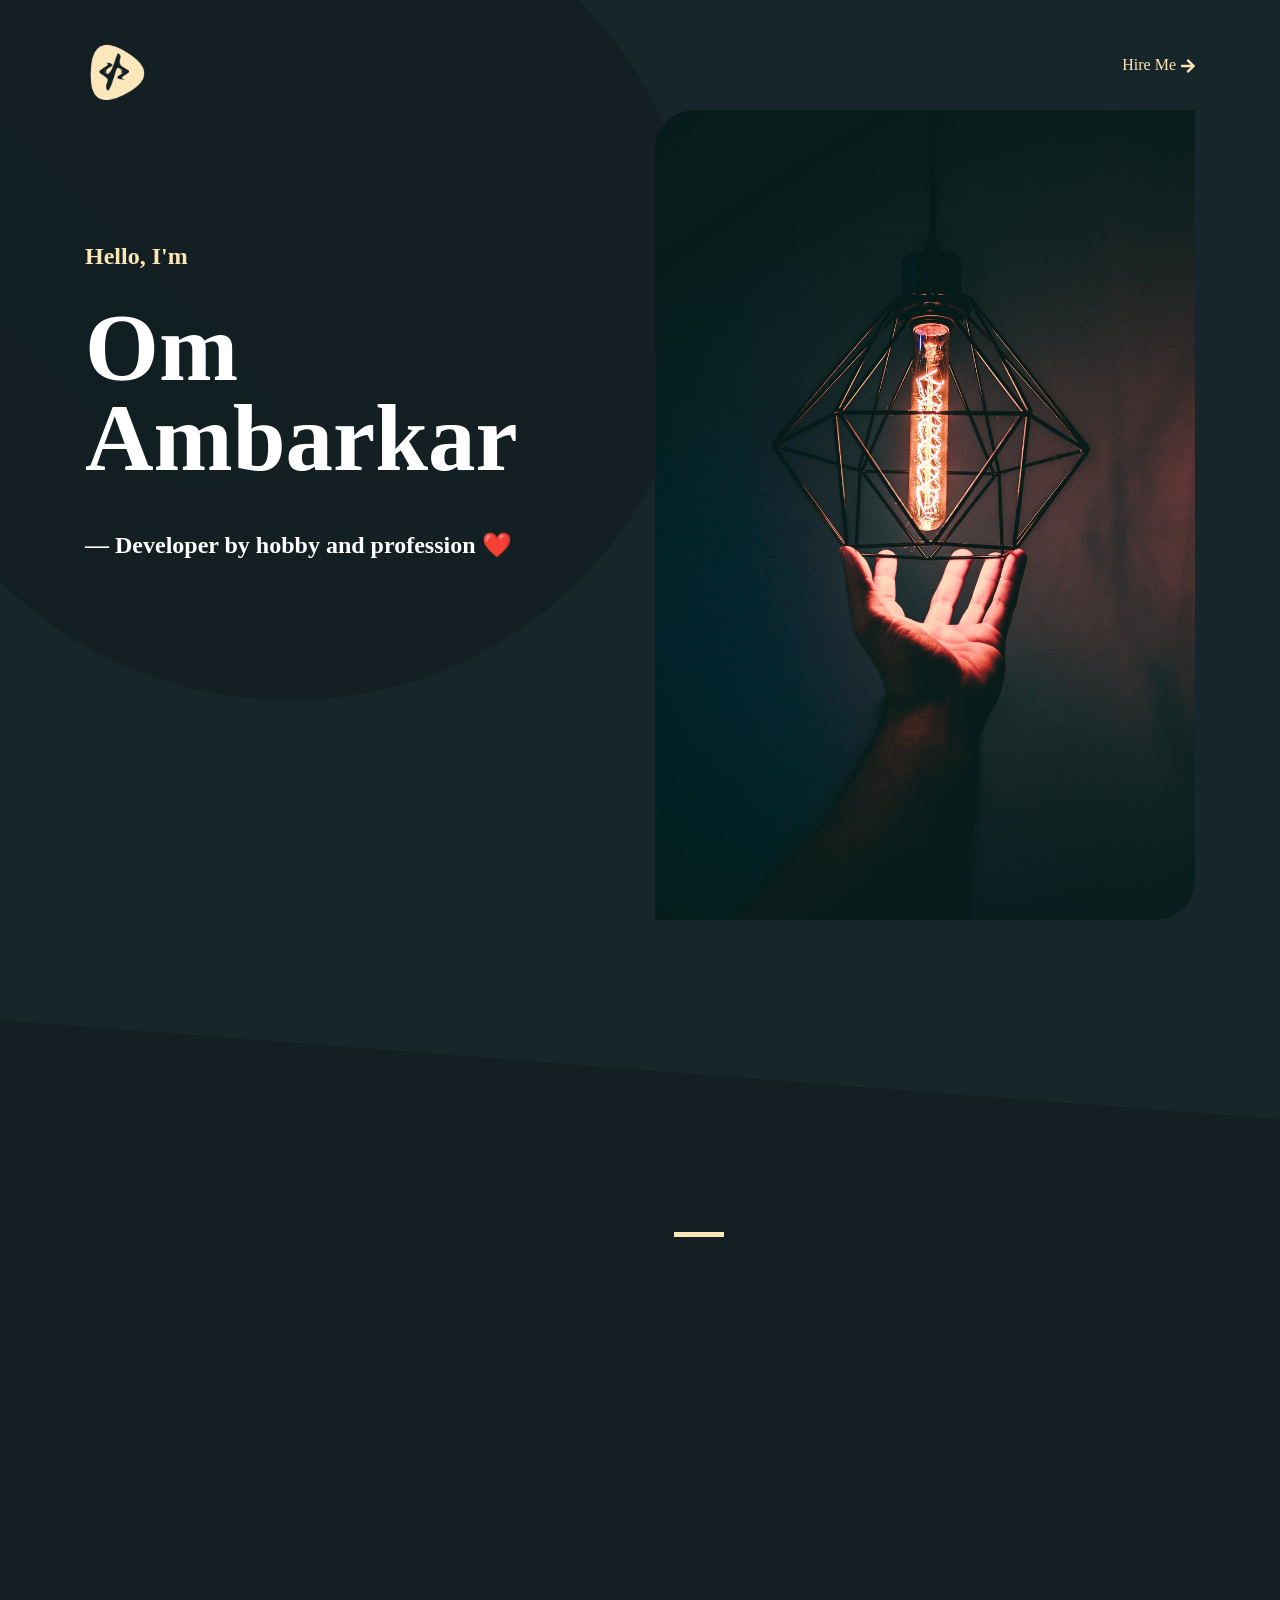
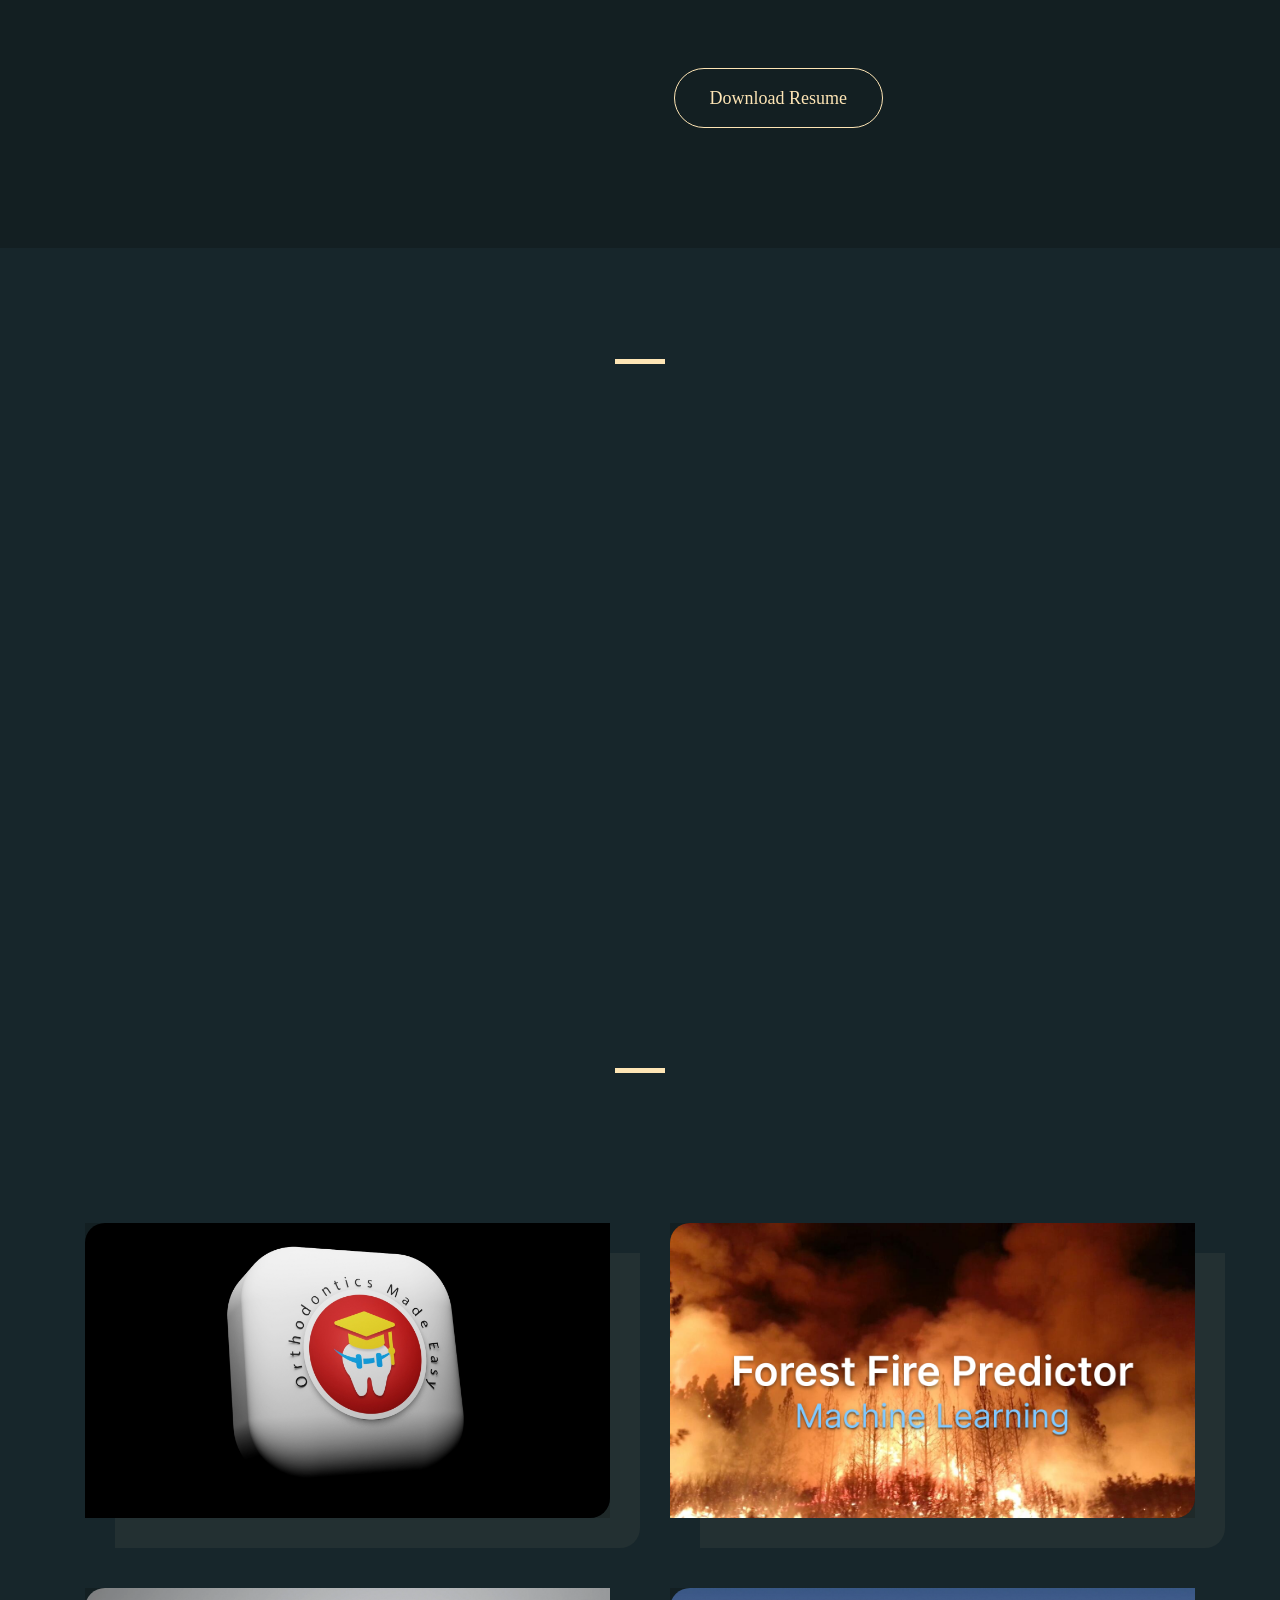
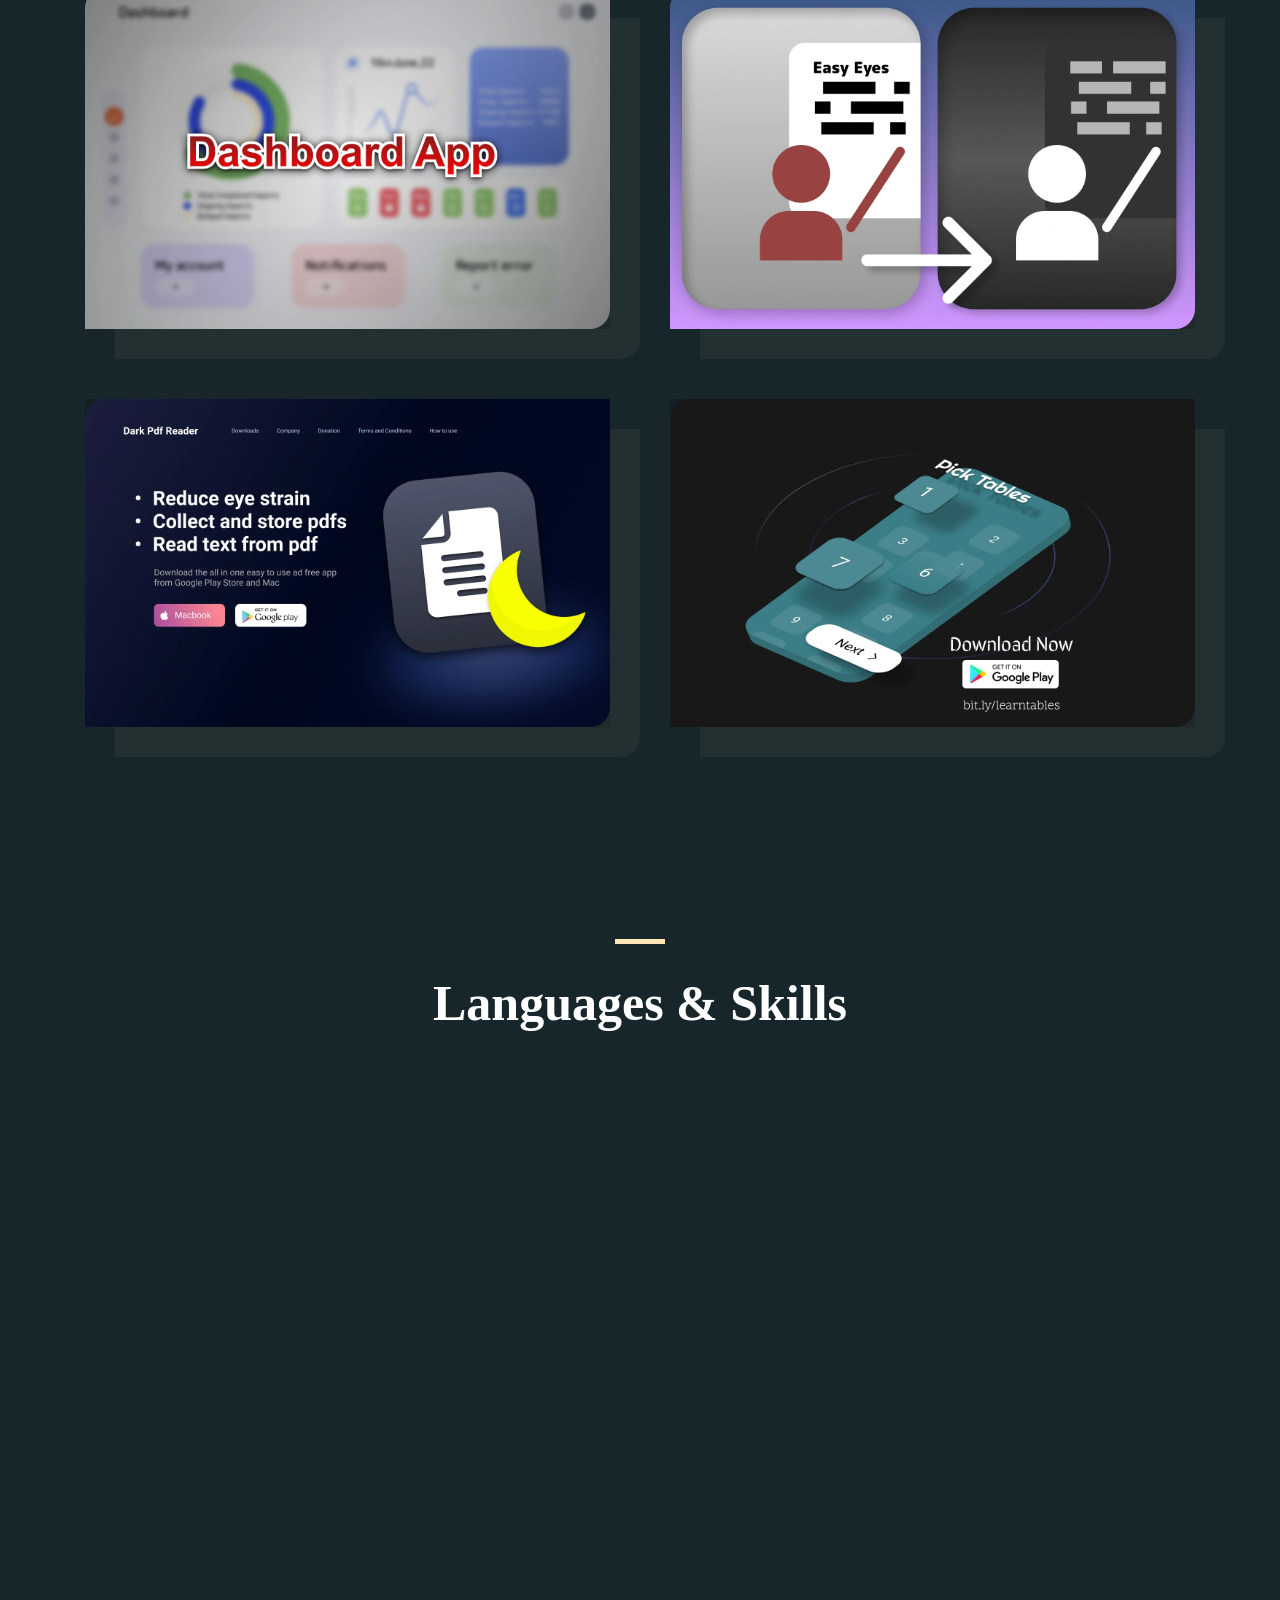
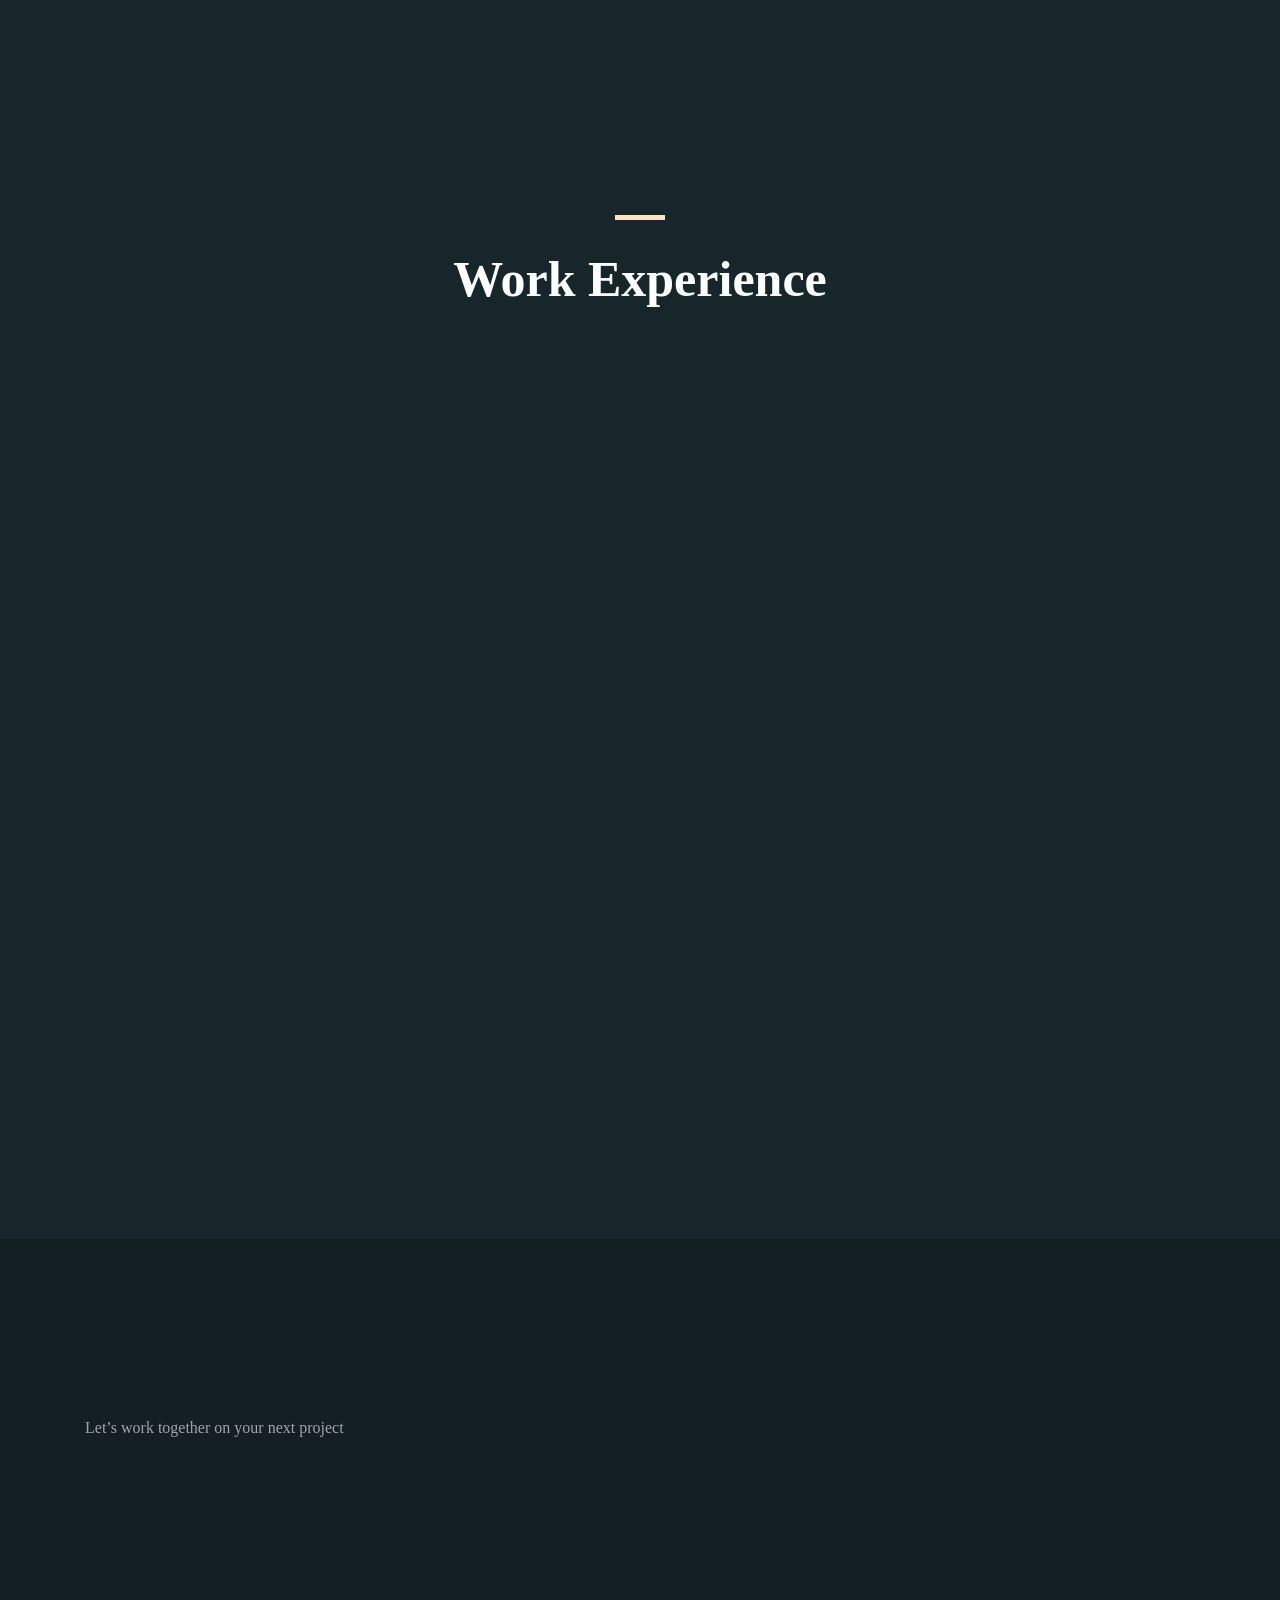
<file: index.html>
<!DOCTYPE html>
<!-- saved from url=(0029)https://playingcode.dorik.io/ -->
<html lang="en"><head><meta http-equiv="Content-Type" content="text/html; charset=UTF-8">
            
            <title>Om Ambarkar</title><link rel="icon" href="https://cdn.dorik.com/62e9d15d36366c002911f4d3/62e9d18a36366c002911f4d5/images/android-chrome-512x512_6pz7xhb5.png"><meta name="viewport" content="width=device-width,initial-scale=1"><meta name="title" content="Om Ambarkar"><meta name="description" content="Portfolio website for Om Ambarkar"><meta property="og:title" content="Om Ambarkar"><meta property="og:description" content="Portfolio website for Om Ambarkar"><meta name="twitter:title" content="Om Ambarkar"><meta name="twitter:description" content="Portfolio website for Om Ambarkar"><meta name="twitter:card" content="summary_large_image"><script type="text/javascript"></script><link href="./Om Ambarkar_files/css" rel="stylesheet"><link rel="stylesheet" href="./Om Ambarkar_files/index.css"><link rel="stylesheet" href="./Om Ambarkar_files/aos.css">
            
            
        </head>
        <body data-aos-easing="ease" data-aos-duration="400" data-aos-delay="0">
            
            <section class="dorik-section dorik-section-7fl1msht "><div class="dorik-section-7fl1msht-frame-corner dorik-frame-corner"></div><div class="dorik-section-7fl1msht-frame-bottom dorik-frame-bottom"></div><div class=""><div class="container dorik-row-1c311qbm-wrapper    "><div class="dorik-row-1c311qbm  flex  "><div class="col-lg-1/1 "><div class="column-inner dorik-column-nrc8kxov  1/1"><div class="dorik-navbar--wrapper dorik-nav-vadcexu9-wrapper  "><div class="dorik-navbar dorik-nav-vadcexu9 "><div class="dorik-navbar--brand"><a><img src="./Om Ambarkar_files/playingcode_logo_o76os1n2.png" alt="Playing Code" width="65px"></a></div><button class="dorik-navbar--toggle" data-target="#dorikNavbarCollapse"><svg aria-hidden="true" focusable="false" data-prefix="fas" data-icon="bars" class="svg-inline--fa fa-bars fa-w-14 fa-fw " role="img" xmlns="http://www.w3.org/2000/svg" viewBox="0 0 448 512"><path fill="currentColor" d="M16 132h416c8.837 0 16-7.163 16-16V76c0-8.837-7.163-16-16-16H16C7.163 60 0 67.163 0 76v40c0 8.837 7.163 16 16 16zm0 160h416c8.837 0 16-7.163 16-16v-40c0-8.837-7.163-16-16-16H16c-8.837 0-16 7.163-16 16v40c0 8.837 7.163 16 16 16zm0 160h416c8.837 0 16-7.163 16-16v-40c0-8.837-7.163-16-16-16H16c-8.837 0-16 7.163-16 16v40c0 8.837 7.163 16 16 16z"></path></svg> </button><div class="dorik-navbar--collapse collapse" id="dorikNavbarCollapse"><div class="dorik-navbar--navs"><ul class="dorik-nav--links normalize"><li class=""><a href="https://playingcode.dorik.io/#contactus" class="dorik-nav--link hire-me  null"><span class="dorik-nav--link-icon"><svg aria-hidden="true" focusable="false" data-prefix="fas" data-icon="arrow-right" class="svg-inline--fa fa-arrow-right fa-w-14 icon " role="img" xmlns="http://www.w3.org/2000/svg" viewBox="0 0 448 512"><path fill="currentColor" d="M190.5 66.9l22.2-22.2c9.4-9.4 24.6-9.4 33.9 0L441 239c9.4 9.4 9.4 24.6 0 33.9L246.6 467.3c-9.4 9.4-24.6 9.4-33.9 0l-22.2-22.2c-9.5-9.5-9.3-25 .4-34.3L311.4 296H24c-13.3 0-24-10.7-24-24v-32c0-13.3 10.7-24 24-24h287.4L190.9 101.2c-9.8-9.3-10-24.8-.4-34.3z"></path></svg></span><span class="dorik-nav--link-text">Hire Me</span></a></li></ul></div></div></div></div></div></div></div></div></div><div class=""><div class="container dorik-row-1ddxe4l2-wrapper    "><div class="dorik-row-1ddxe4l2  flex  "><div class="col-lg-1/2 "><div class="column-inner dorik-column-tjamp5h3  1/2"><div class="dorik-wrapper dorik-heading-q0y8v9zc-wrapper "><h3 class="dorik-heading dorik-heading-q0y8v9zc "><span><p>Hello, I'm</p>
</span></h3></div><div class="dorik-wrapper dorik-heading-ax1ryn3j-wrapper "><h1 class="dorik-heading dorik-heading-ax1ryn3j aos-init" data-aos="fade-up" data-aos-duration="1479" data-aos-easing="ease-in" data-aos-mirror="true"><span><p>Om Ambarkar</p>
</span></h1></div><div class="dorik-wrapper dorik-heading-w6uk0c9o-wrapper "><h3 class="dorik-heading dorik-heading-w6uk0c9o aos-init" data-aos="fade-right" data-aos-delay="200" data-aos-duration="400" data-aos-mirror="true"><span><p>— Developer by hobby and profession ❤️</p>
</span></h3></div></div></div><div class="col-lg-1/2 "><div class="column-inner dorik-column-x5f23a95  1/2"><div class="dorik-wrapper dorik-image-y5d393cc-wrapper "><img src="./Om Ambarkar_files/pexels-photo-973506.jpeg" alt="" data-aos="fade-left" data-aos-duration="800" loading="lazy" class="dorik-image-y5d393cc aos-init aos-animate"></div></div></div></div></div></div></section><section class="dorik-section dorik-section-w03g554k "><div class=""><div class="container dorik-row-zfuvait2-wrapper    "><div class="dorik-row-zfuvait2  flex  "><div class="col-lg-3/7 "><div class="column-inner dorik-column-3io75ygu  3/7"><div class="dorik-wrapper dorik-image-soaldc73-wrapper "><img src="./Om Ambarkar_files/pexels-photo-270549.jpeg" alt="" data-aos="fade-left" loading="lazy" class="dorik-image-soaldc73 aos-init aos-animate"></div></div></div><div class="col-lg-4/7 "><div class="column-inner dorik-column-zgcg397x  4/7"><div class="dorik-line-oha9z2or-wrapper "><hr class="dorik-line-oha9z2or "></div><div class="dorik-wrapper dorik-heading-zxi4r2gm-wrapper "><h2 class="dorik-heading dorik-heading-zxi4r2gm aos-init" data-aos="fade-right" data-aos-mirror="true"><span>About Me</span></h2></div><div class="dorik-text dorik-text-743ohflf aos-init" data-aos="fade-up" data-aos-mirror="true"><p>I am an Engineering student and a Software developer. I like to use my technical acumen to build / help build an organization at large scale in order to have a positive impact on the current society.</p>
</div><div class="dorik-text dorik-text-n5aplgok aos-init aos-animate" data-aos="fade-up" data-aos-delay="200" data-aos-mirror="true"><p>I started my development journey back in 2012 when I was a 7th grader at High School. I have a good command over programming languages and <br> problem solving. I have multiple real life helping solutions as my target for projects in my engineering tenure.</p>
</div><div class="dorik-button-zjvbhfny-wrapper  "><a class="dorik-btn dorik-button-zjvbhfny  null" href="https://drive.google.com/file/d/1Si3CuphbtmvrvdawJEr-Ppt6lR5nnkVm/view?usp=sharing" target="_blank" rel="noreferrer">Download Resume</a></div></div></div></div></div></div></section><section class="dorik-section dorik-section-ikb05uv9 "><div class=""><div class="container dorik-row-uolkyf4a-wrapper    "><div class="dorik-row-uolkyf4a  flex  "><div class="col-lg-1/1 "><div class="column-inner dorik-column-duh1xn5v  1/1"><div class="dorik-line-zjeoig7w-wrapper "><hr class="dorik-line-zjeoig7w "></div><div class="dorik-wrapper dorik-heading-jgzmh0et-wrapper "><h2 class="dorik-heading dorik-heading-jgzmh0et aos-init" data-aos="fade-down"><span><p>Highlights</p>
</span></h2></div></div></div></div></div></div><div class=""><div class="container dorik-row-5xtn3s2d-wrapper    "><div class="dorik-row-5xtn3s2d  flex  "><div class="col-lg-1/3 "><div class="column-inner dorik-column-i2rs7h9v 1/3 aos-init" data-aos="slide-right" data-aos-mirror="true"><div class="dorik-icon-92vucohf-wrapper  "><span class="dorik-icon dorik-icon-92vucohf  null"><svg aria-hidden="true" focusable="false" data-prefix="far" data-icon="flag" class="svg-inline--fa fa-flag fa-w-16 icon " role="img" xmlns="http://www.w3.org/2000/svg" viewBox="0 0 512 512" style="font-size:30px"><path fill="currentColor" d="M336.174 80c-49.132 0-93.305-32-161.913-32-31.301 0-58.303 6.482-80.721 15.168a48.04 48.04 0 0 0 2.142-20.727C93.067 19.575 74.167 1.594 51.201.104 23.242-1.71 0 20.431 0 48c0 17.764 9.657 33.262 24 41.562V496c0 8.837 7.163 16 16 16h16c8.837 0 16-7.163 16-16v-83.443C109.869 395.28 143.259 384 199.826 384c49.132 0 93.305 32 161.913 32 58.479 0 101.972-22.617 128.548-39.981C503.846 367.161 512 352.051 512 335.855V95.937c0-34.459-35.264-57.768-66.904-44.117C409.193 67.309 371.641 80 336.174 80zM464 336c-21.783 15.412-60.824 32-102.261 32-59.945 0-102.002-32-161.913-32-43.361 0-96.379 9.403-127.826 24V128c21.784-15.412 60.824-32 102.261-32 59.945 0 102.002 32 161.913 32 43.271 0 96.32-17.366 127.826-32v240z"></path></svg></span></div><div class="dorik-wrapper dorik-heading-wxufezuq-wrapper "><h3 class="dorik-heading dorik-heading-wxufezuq "><span><p>Shortlisted for MNC</p>
</span></h3></div><div class="dorik-text dorik-text-prmsdcai "><p>Was in the first 3 shortlisted candidates in college for the highest paying Multi-National Company in college.</p>
</div></div></div><div class="col-lg-1/3 "><div class="column-inner dorik-column-gz5tqcql 1/3 aos-init" data-aos="slide-up" data-aos-mirror="true"><div class="dorik-icon-tv2kswb2-wrapper  "><span class="dorik-icon dorik-icon-tv2kswb2  null"><svg aria-hidden="true" focusable="false" data-prefix="far" data-icon="gem" class="svg-inline--fa fa-gem fa-w-18 icon " role="img" xmlns="http://www.w3.org/2000/svg" viewBox="0 0 576 512" style="font-size:30px"><path fill="currentColor" d="M464 0H112c-4 0-7.8 2-10 5.4L2 152.6c-2.9 4.4-2.6 10.2.7 14.2l276 340.8c4.8 5.9 13.8 5.9 18.6 0l276-340.8c3.3-4.1 3.6-9.8.7-14.2L474.1 5.4C471.8 2 468.1 0 464 0zm-19.3 48l63.3 96h-68.4l-51.7-96h56.8zm-202.1 0h90.7l51.7 96H191l51.6-96zm-111.3 0h56.8l-51.7 96H68l63.3-96zm-43 144h51.4L208 352 88.3 192zm102.9 0h193.6L288 435.3 191.2 192zM368 352l68.2-160h51.4L368 352z"></path></svg></span></div><div class="dorik-wrapper dorik-heading-olxkled7-wrapper "><h3 class="dorik-heading dorik-heading-olxkled7 "><span><p>Under 20k Rank</p>
</span></h3></div><div class="dorik-text dorik-text-ilfdx49a "><p>International rank in python problem solving at HackerRank is under 20k.</p>
</div></div></div><div class="col-lg-1/3 "><div class="column-inner dorik-column-s8wm3xkv 1/3 aos-init" data-aos="slide-left" data-aos-mirror="true"><div class="dorik-icon-lk8ur9xl-wrapper  "><span class="dorik-icon dorik-icon-lk8ur9xl  null"><svg aria-hidden="true" focusable="false" data-prefix="far" data-icon="check-circle" class="svg-inline--fa fa-check-circle fa-w-16 icon " role="img" xmlns="http://www.w3.org/2000/svg" viewBox="0 0 512 512" style="font-size:30px"><path fill="currentColor" d="M256 8C119.033 8 8 119.033 8 256s111.033 248 248 248 248-111.033 248-248S392.967 8 256 8zm0 48c110.532 0 200 89.451 200 200 0 110.532-89.451 200-200 200-110.532 0-200-89.451-200-200 0-110.532 89.451-200 200-200m140.204 130.267l-22.536-22.718c-4.667-4.705-12.265-4.736-16.97-.068L215.346 303.697l-59.792-60.277c-4.667-4.705-12.265-4.736-16.97-.069l-22.719 22.536c-4.705 4.667-4.736 12.265-.068 16.971l90.781 91.516c4.667 4.705 12.265 4.736 16.97.068l172.589-171.204c4.704-4.668 4.734-12.266.067-16.971z"></path></svg></span></div><div class="dorik-wrapper dorik-heading-ieesfh19-wrapper "><h3 class="dorik-heading dorik-heading-ieesfh19 "><span><p>Verified Skills</p>
</span></h3></div><div class="dorik-text dorik-text-4h4mxh89 "><p>Verified Skills on HackerRank in Python and Problem Solving.</p>
</div></div></div></div></div></div></section><section class="dorik-section dorik-section-8g6vippr "><div class=""><div class="container dorik-row-b6jvkwp8-wrapper    "><div class="dorik-row-b6jvkwp8  flex  "><div class="col-lg-1/1 "><div class="column-inner dorik-column-hcm06r4u  1/1"><div class="dorik-line-hs5m7nmq-wrapper "><hr class="dorik-line-hs5m7nmq "></div><div class="dorik-wrapper dorik-heading-97v18kk8-wrapper "><h2 class="dorik-heading dorik-heading-97v18kk8 aos-init" data-aos="zoom-out"><span><p>My Projects</p>
</span></h2></div></div></div></div></div></div><div class=""><div class="container dorik-row-57hnfu5i-wrapper    "><div class="dorik-row-57hnfu5i  flex  "><div class="col-lg-1/2 "><div class="column-inner dorik-column-hochvzgx  1/2"><a class="dorik-wrapper dorik-image-mt49nln6-wrapper " href="https://playingcode.dorik.io/dentolearn"><img src="./Om Ambarkar_files/dentolearn-forplayingcode_dzv1wu3r.jpg" alt="https://dribbble.com/shots/9649617-2020-Festival-Brand-Identity" loading="lazy" class="dorik-image-mt49nln6 "></a></div></div><div class="col-lg-1/2 "><div class="column-inner dorik-column-jw81tjg2  1/2"><div class="dorik-wrapper dorik-image-5yhulm19-wrapper "><img src="./Om Ambarkar_files/forest_fire_w83dgxe3.png" alt="https://dribbble.com/shots/9247899-The-Sleeping-Third-Final-Brand" loading="lazy" class="dorik-image-5yhulm19 "></div></div></div><div class="col-lg-1/2 "><div class="column-inner dorik-column-5yh53lkm  1/2"><div class="dorik-wrapper dorik-image-qf9v682v-wrapper "><img src="./Om Ambarkar_files/tiaa_proj_0r5jaewy.png" alt="https://dribbble.com/shots/5316755-Noah-Ellis-Apiary-Packaging" loading="lazy" class="dorik-image-qf9v682v "></div></div></div><div class="col-lg-1/2 "><div class="column-inner dorik-column-kc49q6px  1/2"><div class="dorik-wrapper dorik-image-otkn2ywp-wrapper "><img src="./Om Ambarkar_files/easy_eyes_nbtnoy0w.png" alt="https://dribbble.com/shots/5414170-Cusco-Barista-Cold-Brew" loading="lazy" class="dorik-image-otkn2ywp "></div></div></div><div class="col-lg-1/2 "><div class="column-inner dorik-column-0n5yzv4p  1/2"><div class="dorik-wrapper dorik-image-fizxkyg8-wrapper "><img src="./Om Ambarkar_files/dark_pdf_reader_sp1kxjga.png" alt="https://dribbble.com/shots/6503516-Tea?utm_source=Pinterest_Shot&amp;utm_campaign=Sandsgaard&amp;utm_content=Tea&amp;utm_medium=Social_Share" loading="lazy" class="dorik-image-fizxkyg8 "></div></div></div><div class="col-lg-1/2 "><div class="column-inner dorik-column-9qqklyd1  1/2"><div class="dorik-wrapper dorik-image-qybpiii6-wrapper "><img src="./Om Ambarkar_files/learn_tables_wjr6bm9n.png" alt="last proj" loading="lazy" class="dorik-image-qybpiii6 "></div></div></div></div></div></div></section><section class="dorik-section dorik-section-kd1z6mqj "><div class=""><div class="container dorik-row-ufmanv3r-wrapper    "><div class="dorik-row-ufmanv3r  flex  "><div class="col-lg-1/1 "><div class="column-inner dorik-column-wtjfggs1  1/1"><div class="dorik-line-zxjdd22w-wrapper "><hr class="dorik-line-zxjdd22w "></div><div class="dorik-wrapper dorik-heading-hom5fxb4-wrapper "><h2 class="dorik-heading dorik-heading-hom5fxb4 "><span><p>Languages &amp; Skills</p>
</span></h2></div></div></div></div></div></div><div class=""><div class="container dorik-row-295hlizt-wrapper aos-init" data-aos="zoom-in" data-aos-mirror="false" data-aos-once="false" data-aos-easing="ease-out"><div class="dorik-row-295hlizt  flex  "><div class="col-lg-1/4 col-md-1/2 "><div class="column-inner dorik-column-dqzvk5fc  1/4"><div class="dorik-icon-duokjx9n-wrapper  "><span class="dorik-icon dorik-icon-duokjx9n  null"><svg aria-hidden="true" focusable="false" data-prefix="far" data-icon="dot-circle" class="svg-inline--fa fa-dot-circle fa-w-16 icon " role="img" xmlns="http://www.w3.org/2000/svg" viewBox="0 0 512 512" style="font-size:30px"><path fill="currentColor" d="M256 56c110.532 0 200 89.451 200 200 0 110.532-89.451 200-200 200-110.532 0-200-89.451-200-200 0-110.532 89.451-200 200-200m0-48C119.033 8 8 119.033 8 256s111.033 248 248 248 248-111.033 248-248S392.967 8 256 8zm0 168c-44.183 0-80 35.817-80 80s35.817 80 80 80 80-35.817 80-80-35.817-80-80-80z"></path></svg></span></div><div class="dorik-wrapper dorik-heading-243zgnrm-wrapper "><h5 class="dorik-heading dorik-heading-243zgnrm "><span><p>{ Java }</p>
</span></h5></div></div></div><div class="col-lg-1/4 col-md-1/2 "><div class="column-inner dorik-column-gzadmjsf  1/4"><div class="dorik-icon-6e6wk21x-wrapper  "><span class="dorik-icon dorik-icon-6e6wk21x  null"><svg aria-hidden="true" focusable="false" data-prefix="fas" data-icon="code" class="svg-inline--fa fa-code fa-w-20 icon " role="img" xmlns="http://www.w3.org/2000/svg" viewBox="0 0 640 512" style="font-size:30px"><path fill="currentColor" d="M278.9 511.5l-61-17.7c-6.4-1.8-10-8.5-8.2-14.9L346.2 8.7c1.8-6.4 8.5-10 14.9-8.2l61 17.7c6.4 1.8 10 8.5 8.2 14.9L293.8 503.3c-1.9 6.4-8.5 10.1-14.9 8.2zm-114-112.2l43.5-46.4c4.6-4.9 4.3-12.7-.8-17.2L117 256l90.6-79.7c5.1-4.5 5.5-12.3.8-17.2l-43.5-46.4c-4.5-4.8-12.1-5.1-17-.5L3.8 247.2c-5.1 4.7-5.1 12.8 0 17.5l144.1 135.1c4.9 4.6 12.5 4.4 17-.5zm327.2.6l144.1-135.1c5.1-4.7 5.1-12.8 0-17.5L492.1 112.1c-4.8-4.5-12.4-4.3-17 .5L431.6 159c-4.6 4.9-4.3 12.7.8 17.2L523 256l-90.6 79.7c-5.1 4.5-5.5 12.3-.8 17.2l43.5 46.4c4.5 4.9 12.1 5.1 17 .6z"></path></svg></span></div><div class="dorik-wrapper dorik-heading-lawby5qr-wrapper "><h5 class="dorik-heading dorik-heading-lawby5qr "><span><p>{ Python }</p>
</span></h5></div></div></div><div class="col-lg-1/4 col-md-1/2 "><div class="column-inner dorik-column-jhfljjkj  1/4"><div class="dorik-icon-zkp0ej6w-wrapper  "><span class="dorik-icon dorik-icon-zkp0ej6w  null"><svg aria-hidden="true" focusable="false" data-prefix="far" data-icon="dot-circle" class="svg-inline--fa fa-dot-circle fa-w-16 icon " role="img" xmlns="http://www.w3.org/2000/svg" viewBox="0 0 512 512" style="font-size:30px"><path fill="currentColor" d="M256 56c110.532 0 200 89.451 200 200 0 110.532-89.451 200-200 200-110.532 0-200-89.451-200-200 0-110.532 89.451-200 200-200m0-48C119.033 8 8 119.033 8 256s111.033 248 248 248 248-111.033 248-248S392.967 8 256 8zm0 168c-44.183 0-80 35.817-80 80s35.817 80 80 80 80-35.817 80-80-35.817-80-80-80z"></path></svg></span></div><div class="dorik-wrapper dorik-heading-5jwm2kmd-wrapper "><h5 class="dorik-heading dorik-heading-5jwm2kmd "><span><p>{ C }</p>
</span></h5></div></div></div><div class="col-lg-1/4 col-md-1/2 "><div class="column-inner dorik-column-j72l82q3  1/4"><div class="dorik-icon-ie053sgg-wrapper  "><span class="dorik-icon dorik-icon-ie053sgg  null"><svg aria-hidden="true" focusable="false" data-prefix="fas" data-icon="code" class="svg-inline--fa fa-code fa-w-20 icon " role="img" xmlns="http://www.w3.org/2000/svg" viewBox="0 0 640 512" style="font-size:30px"><path fill="currentColor" d="M278.9 511.5l-61-17.7c-6.4-1.8-10-8.5-8.2-14.9L346.2 8.7c1.8-6.4 8.5-10 14.9-8.2l61 17.7c6.4 1.8 10 8.5 8.2 14.9L293.8 503.3c-1.9 6.4-8.5 10.1-14.9 8.2zm-114-112.2l43.5-46.4c4.6-4.9 4.3-12.7-.8-17.2L117 256l90.6-79.7c5.1-4.5 5.5-12.3.8-17.2l-43.5-46.4c-4.5-4.8-12.1-5.1-17-.5L3.8 247.2c-5.1 4.7-5.1 12.8 0 17.5l144.1 135.1c4.9 4.6 12.5 4.4 17-.5zm327.2.6l144.1-135.1c5.1-4.7 5.1-12.8 0-17.5L492.1 112.1c-4.8-4.5-12.4-4.3-17 .5L431.6 159c-4.6 4.9-4.3 12.7.8 17.2L523 256l-90.6 79.7c-5.1 4.5-5.5 12.3-.8 17.2l43.5 46.4c4.5 4.9 12.1 5.1 17 .6z"></path></svg></span></div><div class="dorik-wrapper dorik-heading-oac1dbb1-wrapper "><h5 class="dorik-heading dorik-heading-oac1dbb1 "><span><p>{ Dart }</p>
</span></h5></div></div></div><div class="col-lg-1/4 col-md-1/2 "><div class="column-inner dorik-column-go0i4cc7  1/4"><div class="dorik-icon-t267o0lj-wrapper  "><span class="dorik-icon dorik-icon-t267o0lj  null"><svg aria-hidden="true" focusable="false" data-prefix="far" data-icon="dot-circle" class="svg-inline--fa fa-dot-circle fa-w-16 icon " role="img" xmlns="http://www.w3.org/2000/svg" viewBox="0 0 512 512" style="font-size:30px"><path fill="currentColor" d="M256 56c110.532 0 200 89.451 200 200 0 110.532-89.451 200-200 200-110.532 0-200-89.451-200-200 0-110.532 89.451-200 200-200m0-48C119.033 8 8 119.033 8 256s111.033 248 248 248 248-111.033 248-248S392.967 8 256 8zm0 168c-44.183 0-80 35.817-80 80s35.817 80 80 80 80-35.817 80-80-35.817-80-80-80z"></path></svg></span></div><div class="dorik-wrapper dorik-heading-hfjzo28q-wrapper "><h5 class="dorik-heading dorik-heading-hfjzo28q "><span><p>{ Flutter }</p>
</span></h5></div></div></div><div class="col-lg-1/4 col-md-1/2 "><div class="column-inner dorik-column-uh81q8ek  1/4"><div class="dorik-icon-ynmzrx2g-wrapper  "><span class="dorik-icon dorik-icon-ynmzrx2g  null"><svg aria-hidden="true" focusable="false" data-prefix="fas" data-icon="code" class="svg-inline--fa fa-code fa-w-20 icon " role="img" xmlns="http://www.w3.org/2000/svg" viewBox="0 0 640 512" style="font-size:30px"><path fill="currentColor" d="M278.9 511.5l-61-17.7c-6.4-1.8-10-8.5-8.2-14.9L346.2 8.7c1.8-6.4 8.5-10 14.9-8.2l61 17.7c6.4 1.8 10 8.5 8.2 14.9L293.8 503.3c-1.9 6.4-8.5 10.1-14.9 8.2zm-114-112.2l43.5-46.4c4.6-4.9 4.3-12.7-.8-17.2L117 256l90.6-79.7c5.1-4.5 5.5-12.3.8-17.2l-43.5-46.4c-4.5-4.8-12.1-5.1-17-.5L3.8 247.2c-5.1 4.7-5.1 12.8 0 17.5l144.1 135.1c4.9 4.6 12.5 4.4 17-.5zm327.2.6l144.1-135.1c5.1-4.7 5.1-12.8 0-17.5L492.1 112.1c-4.8-4.5-12.4-4.3-17 .5L431.6 159c-4.6 4.9-4.3 12.7.8 17.2L523 256l-90.6 79.7c-5.1 4.5-5.5 12.3-.8 17.2l43.5 46.4c4.5 4.9 12.1 5.1 17 .6z"></path></svg></span></div><div class="dorik-wrapper dorik-heading-olvuf7yn-wrapper "><h5 class="dorik-heading dorik-heading-olvuf7yn "><span><p>{ Android }</p>
</span></h5></div></div></div><div class="col-lg-1/4 col-md-1/2 "><div class="column-inner dorik-column-ewm3f75c  1/4"><div class="dorik-icon-mm5djo1b-wrapper  "><span class="dorik-icon dorik-icon-mm5djo1b  null"><svg aria-hidden="true" focusable="false" data-prefix="far" data-icon="dot-circle" class="svg-inline--fa fa-dot-circle fa-w-16 icon " role="img" xmlns="http://www.w3.org/2000/svg" viewBox="0 0 512 512" style="font-size:30px"><path fill="currentColor" d="M256 56c110.532 0 200 89.451 200 200 0 110.532-89.451 200-200 200-110.532 0-200-89.451-200-200 0-110.532 89.451-200 200-200m0-48C119.033 8 8 119.033 8 256s111.033 248 248 248 248-111.033 248-248S392.967 8 256 8zm0 168c-44.183 0-80 35.817-80 80s35.817 80 80 80 80-35.817 80-80-35.817-80-80-80z"></path></svg></span></div><div class="dorik-wrapper dorik-heading-eelf6k0q-wrapper "><h5 class="dorik-heading dorik-heading-eelf6k0q "><span><p>{ ReactJS }</p>
</span></h5></div></div></div><div class="col-lg-1/4 col-md-1/2 "><div class="column-inner dorik-column-6gomwl3j  1/4"><div class="dorik-icon-h4i5ln2k-wrapper  "><span class="dorik-icon dorik-icon-h4i5ln2k  null"><svg aria-hidden="true" focusable="false" data-prefix="fas" data-icon="code" class="svg-inline--fa fa-code fa-w-20 icon " role="img" xmlns="http://www.w3.org/2000/svg" viewBox="0 0 640 512" style="font-size:30px"><path fill="currentColor" d="M278.9 511.5l-61-17.7c-6.4-1.8-10-8.5-8.2-14.9L346.2 8.7c1.8-6.4 8.5-10 14.9-8.2l61 17.7c6.4 1.8 10 8.5 8.2 14.9L293.8 503.3c-1.9 6.4-8.5 10.1-14.9 8.2zm-114-112.2l43.5-46.4c4.6-4.9 4.3-12.7-.8-17.2L117 256l90.6-79.7c5.1-4.5 5.5-12.3.8-17.2l-43.5-46.4c-4.5-4.8-12.1-5.1-17-.5L3.8 247.2c-5.1 4.7-5.1 12.8 0 17.5l144.1 135.1c4.9 4.6 12.5 4.4 17-.5zm327.2.6l144.1-135.1c5.1-4.7 5.1-12.8 0-17.5L492.1 112.1c-4.8-4.5-12.4-4.3-17 .5L431.6 159c-4.6 4.9-4.3 12.7.8 17.2L523 256l-90.6 79.7c-5.1 4.5-5.5 12.3-.8 17.2l43.5 46.4c4.5 4.9 12.1 5.1 17 .6z"></path></svg></span></div><div class="dorik-wrapper dorik-heading-9onbfw6j-wrapper "><h5 class="dorik-heading dorik-heading-9onbfw6j "><span><p>{ MySQL }</p>
</span></h5></div></div></div></div></div></div></section><section class="dorik-section dorik-section-awwi7noa "><div class=""><div class="container dorik-row-5f3wm2bz-wrapper    "><div class="dorik-row-5f3wm2bz  flex  "><div class="col-lg-1/1 "><div class="column-inner dorik-column-dpmjyf6n  1/1"><div class="dorik-line-sa1wtt9d-wrapper "><hr class="dorik-line-sa1wtt9d "></div><div class="dorik-wrapper dorik-heading-w1wtyqiu-wrapper "><h2 class="dorik-heading dorik-heading-w1wtyqiu "><span>Work Experience</span></h2></div></div></div></div></div></div><div class=""><div class="container dorik-row-b25h9oc0-wrapper aos-init" data-aos="fade-right"><div class="dorik-row-b25h9oc0  flex  "><div class="col-lg-2/7 "><div class="column-inner dorik-column-t7ebu0ya  2/7"><div class="dorik-wrapper dorik-image-9q7ee9gn-wrapper "><img src="./Om Ambarkar_files/2560px-TIAA_logo_(2016).svg.png" alt="" loading="lazy" class="dorik-image-9q7ee9gn "></div></div></div><div class="col-lg-3/7 "><div class="column-inner dorik-column-h4lvs24x  3/7"><div class="dorik-wrapper dorik-heading-jxjnmxyt-wrapper "><h6 class="dorik-heading dorik-heading-jxjnmxyt "><span><p>Technology Intern at Nuveen Tech</p>
</span></h6></div><div class="dorik-wrapper dorik-heading-i43m9vyw-wrapper "><h5 class="dorik-heading dorik-heading-i43m9vyw "><span><p>TIAA GBS INDIA</p>
</span></h5></div><div class="dorik-text dorik-text-1q1phyys "><p>8 Weeks Internship</p>
</div></div></div><div class="col-lg-2/7 "><div class="column-inner dorik-column-upkiq6rq  2/7"><div class="dorik-wrapper dorik-heading-bfqswd1o-wrapper "><h6 class="dorik-heading dorik-heading-bfqswd1o "><span><p>June 2022 - July 2022</p>
</span></h6></div><div class="dorik-wrapper dorik-heading-11to0bcm-wrapper "><h6 class="dorik-heading dorik-heading-11to0bcm "><span>Full-Time</span></h6></div></div></div></div></div></div><div class=""><div class="container dorik-row-5g64owwz-wrapper aos-init" data-aos="fade-left"><div class="dorik-row-5g64owwz  flex  "><div class="col-lg-2/7 "><div class="column-inner dorik-column-fj5osyfo  2/7"><div class="dorik-wrapper dorik-image-jkpm1smu-wrapper "><img src="./Om Ambarkar_files/1597419939134" alt="" loading="lazy" class="dorik-image-jkpm1smu "></div></div></div><div class="col-lg-3/7 "><div class="column-inner dorik-column-94jdrh9a  3/7"><div class="dorik-wrapper dorik-heading-863rafdy-wrapper "><h6 class="dorik-heading dorik-heading-863rafdy "><span><p>Frontend Developer at Startup in HealthCare</p>
</span></h6></div><div class="dorik-wrapper dorik-heading-awrx6a6y-wrapper "><h5 class="dorik-heading dorik-heading-awrx6a6y "><span><p>Upcloud Technology</p>
</span></h5></div><div class="dorik-text dorik-text-ktrax5l5 "><p>12 Weeks Internship</p>
</div></div></div><div class="col-lg-2/7 "><div class="column-inner dorik-column-f3nc7ex9  2/7"><div class="dorik-wrapper dorik-heading-h0doft1y-wrapper "><h6 class="dorik-heading dorik-heading-h0doft1y "><span><p>August 2020 - November 2020</p>
</span></h6></div><div class="dorik-wrapper dorik-heading-b4j0c2su-wrapper "><h6 class="dorik-heading dorik-heading-b4j0c2su "><span>Full-Time</span></h6></div></div></div></div></div></div><div class=""><div class="container dorik-row-ctx7hn9x-wrapper aos-init" data-aos="fade-right"><div class="dorik-row-ctx7hn9x  flex  "><div class="col-lg-2/7 "><div class="column-inner dorik-column-85dxacqd  2/7"><div class="dorik-wrapper dorik-image-v57sv3uh-wrapper "><img src="./Om Ambarkar_files/logo.png" alt="" loading="lazy" class="dorik-image-v57sv3uh "></div></div></div><div class="col-lg-3/7 "><div class="column-inner dorik-column-zwnpc55q  3/7"><div class="dorik-wrapper dorik-heading-iirzrv48-wrapper "><h6 class="dorik-heading dorik-heading-iirzrv48 "><span><p>Web Development</p>
</span></h6></div><div class="dorik-wrapper dorik-heading-v08xz6v4-wrapper "><h5 class="dorik-heading dorik-heading-v08xz6v4 "><span><p>Tinfosystem</p>
</span></h5></div><div class="dorik-text dorik-text-hlghrrac "><p>4 Weeks Internship</p>
</div></div></div><div class="col-lg-2/7 "><div class="column-inner dorik-column-h0zbdpet  2/7"><div class="dorik-wrapper dorik-heading-l9g2zn6t-wrapper "><h6 class="dorik-heading dorik-heading-l9g2zn6t "><span><p>?? 2021 - ?? 2022</p>
</span></h6></div><div class="dorik-wrapper dorik-heading-sewvg6hq-wrapper "><h6 class="dorik-heading dorik-heading-sewvg6hq "><span>Full-Time</span></h6></div></div></div></div></div></div></section><section class="dorik-section dorik-section-gcmlrat5 " id="contactus"><div class=""><div class="container dorik-row-zi3unoyf-wrapper    "><div class="dorik-row-zi3unoyf  flex  "><div class="col-lg-1/2 "><div class="column-inner dorik-column-o5p6ogqn  1/2"><div class="dorik-wrapper dorik-heading-u02e423c-wrapper "><h2 class="dorik-heading dorik-heading-u02e423c aos-init" data-aos="fade-down"><span>Get in Touch</span></h2></div><div class="dorik-text dorik-text-ly8ak1kx "><p>Let’s work together on your next project</p>
</div><div class=""><div class="dorik-row-hums964z-wrapper aos-init" data-aos="zoom-out-up"><div class="dorik-row-hums964z  flex  "><div class="col-lg-1/5 "><div class="column-inner dorik-column-v5gf9q9b  1/5"><a class="dorik-wrapper dorik-image-b6e55i36-wrapper " href="https://www.linkedin.com/in/omambarkar/" target="_blank"><img src="./Om Ambarkar_files/174857.png" alt="" loading="lazy" class="dorik-image-b6e55i36 "></a></div></div><div class="col-lg-1/5 "><div class="column-inner dorik-column-axe20led  1/5"><a class="dorik-wrapper dorik-image-7zsw1qmm-wrapper " href="https://www.hackerrank.com/om_ambarkar" target="_blank"><img src="./Om Ambarkar_files/HackerRank_logo.png" alt="" loading="lazy" class="dorik-image-7zsw1qmm "></a></div></div><div class="col-lg-1/5 "><div class="column-inner dorik-column-cmeudv7a  1/5"><a class="dorik-wrapper dorik-image-1av3k06v-wrapper " target="_blank" href="https://github.com/hey-om7"><img src="./Om Ambarkar_files/github-logo-white-300x199.png" alt="" loading="lazy" class="dorik-image-1av3k06v "></a></div></div><div class="col-lg-1/5 "><div class="column-inner dorik-column-xqs42qu1  1/5"><a class="dorik-wrapper dorik-image-6u5jpbpy-wrapper " href="http://mailto:om.ambarkar@gmail.com/" target="_new"><img src="./Om Ambarkar_files/281769.png" alt="" loading="lazy" class="dorik-image-6u5jpbpy "></a></div></div><div class="col-lg-1/5 "><div class="column-inner dorik-column-ryr1a90b  1/5"><a class="dorik-wrapper dorik-image-w67jzu7e-wrapper " href="https://stackoverflow.com/users/10635934/heyom" target="_blank"><img src="./Om Ambarkar_files/768px-Stack_Overflow_icon.svg.png" alt="" loading="lazy" class="dorik-image-w67jzu7e "></a></div></div></div></div></div></div></div><div class="col-lg-1/4 col-md-1/2 "><div class="column-inner dorik-column-n4ddf17i 1/4 aos-init" data-aos="fade-left"><div class="dorik-icon-5wci8w66-wrapper  "><span class="dorik-icon dorik-icon-5wci8w66  null"><svg aria-hidden="true" focusable="false" data-prefix="fas" data-icon="home" class="svg-inline--fa fa-home fa-w-18 icon " role="img" xmlns="http://www.w3.org/2000/svg" viewBox="0 0 576 512" style="font-size:30px"><path fill="currentColor" d="M280.37 148.26L96 300.11V464a16 16 0 0 0 16 16l112.06-.29a16 16 0 0 0 15.92-16V368a16 16 0 0 1 16-16h64a16 16 0 0 1 16 16v95.64a16 16 0 0 0 16 16.05L464 480a16 16 0 0 0 16-16V300L295.67 148.26a12.19 12.19 0 0 0-15.3 0zM571.6 251.47L488 182.56V44.05a12 12 0 0 0-12-12h-56a12 12 0 0 0-12 12v72.61L318.47 43a48 48 0 0 0-61 0L4.34 251.47a12 12 0 0 0-1.6 16.9l25.5 31A12 12 0 0 0 45.15 301l235.22-193.74a12.19 12.19 0 0 1 15.3 0L530.9 301a12 12 0 0 0 16.9-1.6l25.5-31a12 12 0 0 0-1.7-16.93z"></path></svg></span></div><div class="dorik-wrapper dorik-heading-8ykig5ey-wrapper "><h6 class="dorik-heading dorik-heading-8ykig5ey "><span><p>Maharashtra, Solapur-413003</p>
</span></h6></div></div></div><div class="col-lg-1/4 col-md-1/2 "><div class="column-inner dorik-column-h7lck7bs 1/4 aos-init" data-aos="fade-left" data-aos-delay="200"><div class="dorik-icon-oy233vxq-wrapper  "><span class="dorik-icon dorik-icon-oy233vxq  null"><svg aria-hidden="true" focusable="false" data-prefix="far" data-icon="envelope" class="svg-inline--fa fa-envelope fa-w-16 icon " role="img" xmlns="http://www.w3.org/2000/svg" viewBox="0 0 512 512" style="font-size:30px"><path fill="currentColor" d="M464 64H48C21.49 64 0 85.49 0 112v288c0 26.51 21.49 48 48 48h416c26.51 0 48-21.49 48-48V112c0-26.51-21.49-48-48-48zm0 48v40.805c-22.422 18.259-58.168 46.651-134.587 106.49-16.841 13.247-50.201 45.072-73.413 44.701-23.208.375-56.579-31.459-73.413-44.701C106.18 199.465 70.425 171.067 48 152.805V112h416zM48 400V214.398c22.914 18.251 55.409 43.862 104.938 82.646 21.857 17.205 60.134 55.186 103.062 54.955 42.717.231 80.509-37.199 103.053-54.947 49.528-38.783 82.032-64.401 104.947-82.653V400H48z"></path></svg></span></div><div class="dorik-wrapper dorik-heading-hzfwiwtx-wrapper "><h6 class="dorik-heading dorik-heading-hzfwiwtx "><span><p>om.ambarkar@gmail.com</p>
</span></h6></div></div></div></div></div></div></section>
            
                
                <script>
                    var brandFlag = document.querySelector('.dorik-branding a');
                    if(brandFlag) {
                        var url = "mailto:abuse@dorik.io?subject=Abuse Report " + window.location.origin;
                        brandFlag.addEventListener('click', () =>
                            brandFlag.setAttribute('href', url)
                        );
                    }
                </script>
            
            <script>window.DORIK_PROJECT_ID = "62e9d18a36366c002911f4d5";</script>
            <script>(function popupButton() {
  const popupLinks = document.querySelectorAll(`.popup-btn`);
  popupLinks.forEach(element => {
    let popupId = element.getAttribute('href');
    popupId = popupId.startsWith('#') ? popupId.substring(1) : popupId;
    element.addEventListener('click', () => {
      if (!popupId) return;
      let popupRow = document.getElementById(popupId);
      let closeBtn = document.querySelector(`.close-btn-${popupId}`);
      let popupOverlayEl = popupRow === null || popupRow === void 0 ? void 0 : popupRow.parentElement;
      popupOverlayEl === null || popupOverlayEl === void 0 ? void 0 : popupOverlayEl.classList.add(`row-${popupId}-overlay`);
      popupRow === null || popupRow === void 0 ? void 0 : popupRow.classList.add(`modal-${popupId}-visible`);
      closeBtn === null || closeBtn === void 0 ? void 0 : closeBtn.classList.add('btn-visible');
    });
  });
})()</script>
            <script>(function renderPopupModal({
  exitIntentPopup = {},
  onloadPopup = {},
  EXIT_INTENT,
  ONLOAD
}) {
  const modalVisibility = popupId => {
    let popupRow = document.getElementById(popupId);
    let closeBtn = document.querySelector(`.close-btn-${popupId}`);
    let popupOverlayEl = popupRow === null || popupRow === void 0 ? void 0 : popupRow.parentElement;
    popupOverlayEl === null || popupOverlayEl === void 0 ? void 0 : popupOverlayEl.classList.add(`row-${popupId}-overlay`);
    popupRow === null || popupRow === void 0 ? void 0 : popupRow.classList.add(`modal-${popupId}-visible`);
    closeBtn === null || closeBtn === void 0 ? void 0 : closeBtn.classList.add('btn-visible');
  };

  document.addEventListener('mouseleave', () => {
    let interativeModal = localStorage.getItem(`${EXIT_INTENT}-${exitIntentPopup.id}-${exitIntentPopup.suffixId}`);

    if (exitIntentPopup.id && !interativeModal) {
      modalVisibility(exitIntentPopup.id);
    }
  });
  window.addEventListener('load', () => {
    let onloadModal = localStorage.getItem(`${ONLOAD}-${onloadPopup.id}-${onloadPopup.suffixId}`);

    if (onloadPopup.id && !onloadModal) {
      modalVisibility(onloadPopup.id);
    }
  });
})({
                EXIT_INTENT: "EXIT_INTENT",
                ONLOAD: "ONLOAD",
                exitIntentPopup: undefined,
                onloadPopup: undefined
            })</script>
            <script src="./Om Ambarkar_files/jquery-3.5.1.min.js"></script><script src="./Om Ambarkar_files/aos.js"></script><script type="text/javascript">
            ;(function() {
                var navbar = $(".dorik-nav-vadcexu9");
                var navbarCollapse = $(".dorik-navbar--collapse");
                (function ($, navbar, navbarCollapse) {
        $(document).on("click", "a", function (e) {
          var a = event.target.closest("a");
          var hash = a.hash;
          var stickyNav = $(".sticky-nav");

          if (hash) {
            var baseHref = a.href.match(/(^https?:.+)#/);
            var baseURI = a.baseURI.match(/(^https?:.+)#?/);
            baseHref = baseHref && baseHref[1];
            baseURI = baseURI && baseURI[1];

            if (baseHref && baseURI && baseURI.includes(baseHref)) {
              var _navbarCollapse$;

              e.preventDefault();
              const section = $(hash).offset();
              if (!section) return;
              var collapsedHeight = ((_navbarCollapse$ = navbarCollapse[0]) === null || _navbarCollapse$ === void 0 ? void 0 : _navbarCollapse$.clientHeight) || 0;
              var navbarHeight = navbar[0].clientHeight - collapsedHeight;
              var scrollTop = section.top;

              if (stickyNav.length) {
                scrollTop = scrollTop - navbarHeight;
              } else {
                scrollTop = scrollTop - collapsedHeight;
              }

              var options = {
                easing: "linear"
              };
              $("html, body").animate({
                scrollTop: scrollTop
              }, options);
            }
          }
        });
      })($, navbar, navbarCollapse);
            })();
            
            ;(function () {
                var navbar = document.querySelector(".dorik-nav-vadcexu9");
                (function toggleNav(el) {
        const toggleBtn = el.querySelector(".dorik-navbar--toggle");
        const navlist = toggleBtn.nextElementSibling;
        const isMobileView = window.innerWidth < 768;
        toggleBtn && toggleBtn.addEventListener("click", function (e) {
          const hasShow = navlist === null || navlist === void 0 ? void 0 : navlist.classList.contains("show");

          if (!hasShow) {
            expend(navlist);
          } else {
            collapse(navlist);
          }
        });
        navlist.addEventListener("click", function (e) {
          if (e.target.closest("a") && !e.target.closest(".is-dropdown")) {
            isMobileView && collapse(navlist);
          } else {
            var _e$target$parentNode;

            var linkValue = e.target.closest("a").href;

            if (linkValue.startsWith("#")) {
              e.preventDefault();
            }

            const dropdownlist = (_e$target$parentNode = e.target.parentNode) === null || _e$target$parentNode === void 0 ? void 0 : _e$target$parentNode.nextElementSibling;
            const hasShow = dropdownlist === null || dropdownlist === void 0 ? void 0 : dropdownlist.classList.contains("show");

            if (hasShow) {
              collapse(dropdownlist);
            } else {
              expend(dropdownlist);
            }
          }
        });
        let dropdownItems = document.querySelectorAll(".dorik-nav--dropdown");
        dropdownItems.forEach(item => {
          item === null || item === void 0 ? void 0 : item.addEventListener("click", () => {
            collapse(navlist);
            collapse(item);
          });
        });

        function expend(navlist) {
          if (!navlist) return;
          navlist.classList.add("show");
          const height = navlist.clientHeight + "px";
          isMobileView && navlist.classList.add("collapsing");
          setTimeout(() => {
            navlist.style.height = height;
          }, 0);
          setTimeout(() => {
            navlist.style.height = null;
            navlist.classList.remove("collapsing");
          }, 350);
        }

        function collapse(navlist) {
          if (!navlist) return;
          navlist.style.height = navlist.clientHeight + "px";
          isMobileView && navlist.classList.add("collapsing");
          setTimeout(() => {
            navlist.style.height = null;
          }, 0);
          setTimeout(() => {
            navlist.classList.remove("show");
            navlist.classList.remove("collapsing");
          }, 350);
        }
      })(navbar);

            })();

            window.AOS.init({disable: "mobile"});
        </script>
            
            
        
    </body></html>
</file>
<file: Om Ambarkar_files/index.css>
/*!normalize.css v8.0.1 | MIT License | github.com/necolas/normalize.css*/html{line-height:1.15;-webkit-text-size-adjust:100%}body{margin:0}main{display:block}h1{font-size:2em;margin:.67em 0}hr{box-sizing:content-box;height:0;overflow:visible}pre{font-family:monospace,monospace;font-size:1em}a{background-color:initial}abbr[title]{border-bottom:none;text-decoration:underline;text-decoration:underline dotted}b,strong{font-weight:bolder}code,kbd,samp{font-family:monospace,monospace;font-size:1em}small{font-size:80%}sub,sup{font-size:75%;line-height:0;position:relative;vertical-align:baseline}sub{bottom:-.25em}sup{top:-.5em}img{border-style:none}button,input,optgroup,select,textarea{font-family:inherit;font-size:100%;line-height:1.15;margin:0}button,input{overflow:visible}button,select{text-transform:none}[type=button],[type=reset],[type=submit],button{-webkit-appearance:button}[type=button]::-moz-focus-inner,[type=reset]::-moz-focus-inner,[type=submit]::-moz-focus-inner,button::-moz-focus-inner{border-style:none;padding:0}[type=button]:-moz-focusring,[type=reset]:-moz-focusring,[type=submit]:-moz-focusring,button:-moz-focusring{outline:1px dotted ButtonText}fieldset{padding:.35em .75em .625em}legend{box-sizing:border-box;color:inherit;display:table;max-width:100%;padding:0;white-space:normal}progress{vertical-align:baseline}textarea{overflow:auto}[type=checkbox],[type=radio]{box-sizing:border-box;padding:0}[type=number]::-webkit-inner-spin-button,[type=number]::-webkit-outer-spin-button{height:auto}[type=search]{-webkit-appearance:textfield;outline-offset:-2px}[type=search]::-webkit-search-decoration{-webkit-appearance:none}::-webkit-file-upload-button{-webkit-appearance:button;font:inherit}details{display:block}summary{display:list-item}template{display:none}[hidden]{display:none}.container-fluid{width:100%}.container{width:100%;margin:0 auto;padding:0 15px;max-width:100%}@media screen and (min-width:640px){.container{width:540px}}@media screen and (min-width:768px){.container{width:750px}}@media screen and (min-width:1024px){.container{width:1e3px}}@media screen and (min-width:1280px){.container{width:1140px}}.flex{margin-right:-15px;margin-left:-15px;position:relative;flex-wrap:wrap;display:flex}.col-full{width:100%}.column-inner{width:100%;position:relative}[class*=col-]{width:100%;display:flex;padding-left:15px;padding-right:15px}.col-xs-1\/8{width:12.5%}.col-xs-1\/1{width:100%}.col-xs-2\/8{width:25%}.col-xs-1\/2{width:50%}.col-xs-2\/2{width:100%}.col-xs-3\/8{width:37.5%}.col-xs-1\/3{width:33.33333%}.col-xs-2\/3{width:66.66667%}.col-xs-3\/3{width:100%}.col-xs-4\/8{width:50%}.col-xs-1\/4{width:25%}.col-xs-2\/4{width:50%}.col-xs-3\/4{width:75%}.col-xs-4\/4{width:100%}.col-xs-5\/8{width:62.5%}.col-xs-1\/5{width:20%}.col-xs-2\/5{width:40%}.col-xs-3\/5{width:60%}.col-xs-4\/5{width:80%}.col-xs-5\/5{width:100%}.col-xs-6\/8{width:75%}.col-xs-1\/6{width:16.66667%}.col-xs-2\/6{width:33.33333%}.col-xs-3\/6{width:50%}.col-xs-4\/6{width:66.66667%}.col-xs-5\/6{width:83.33333%}.col-xs-6\/6{width:100%}.col-xs-7\/8{width:87.5%}.col-xs-1\/7{width:14.28571%}.col-xs-2\/7{width:28.57143%}.col-xs-3\/7{width:42.85714%}.col-xs-4\/7{width:57.14286%}.col-xs-5\/7{width:71.42857%}.col-xs-6\/7{width:85.71429%}.col-xs-7\/7{width:100%}.col-xs-8\/8{width:100%}.col-xs-1\/8{width:12.5%}.col-xs-2\/8{width:25%}.col-xs-3\/8{width:37.5%}.col-xs-4\/8{width:50%}.col-xs-5\/8{width:62.5%}.col-xs-6\/8{width:75%}.col-xs-7\/8{width:87.5%}.col-xs-8\/8{width:100%}@media screen and (min-width:640px){.col-sm-1\/8{width:12.5%}.col-sm-1\/1{width:100%}.col-sm-2\/8{width:25%}.col-sm-1\/2{width:50%}.col-sm-2\/2{width:100%}.col-sm-3\/8{width:37.5%}.col-sm-1\/3{width:33.33333%}.col-sm-2\/3{width:66.66667%}.col-sm-3\/3{width:100%}.col-sm-4\/8{width:50%}.col-sm-1\/4{width:25%}.col-sm-2\/4{width:50%}.col-sm-3\/4{width:75%}.col-sm-4\/4{width:100%}.col-sm-5\/8{width:62.5%}.col-sm-1\/5{width:20%}.col-sm-2\/5{width:40%}.col-sm-3\/5{width:60%}.col-sm-4\/5{width:80%}.col-sm-5\/5{width:100%}.col-sm-6\/8{width:75%}.col-sm-1\/6{width:16.66667%}.col-sm-2\/6{width:33.33333%}.col-sm-3\/6{width:50%}.col-sm-4\/6{width:66.66667%}.col-sm-5\/6{width:83.33333%}.col-sm-6\/6{width:100%}.col-sm-7\/8{width:87.5%}.col-sm-1\/7{width:14.28571%}.col-sm-2\/7{width:28.57143%}.col-sm-3\/7{width:42.85714%}.col-sm-4\/7{width:57.14286%}.col-sm-5\/7{width:71.42857%}.col-sm-6\/7{width:85.71429%}.col-sm-7\/7{width:100%}.col-sm-8\/8{width:100%}.col-sm-1\/8{width:12.5%}.col-sm-2\/8{width:25%}.col-sm-3\/8{width:37.5%}.col-sm-4\/8{width:50%}.col-sm-5\/8{width:62.5%}.col-sm-6\/8{width:75%}.col-sm-7\/8{width:87.5%}.col-sm-8\/8{width:100%}}@media screen and (min-width:768px){.col-md-1\/8{width:12.5%}.col-md-1\/1{width:100%}.col-md-2\/8{width:25%}.col-md-1\/2{width:50%}.col-md-2\/2{width:100%}.col-md-3\/8{width:37.5%}.col-md-1\/3{width:33.33333%}.col-md-2\/3{width:66.66667%}.col-md-3\/3{width:100%}.col-md-4\/8{width:50%}.col-md-1\/4{width:25%}.col-md-2\/4{width:50%}.col-md-3\/4{width:75%}.col-md-4\/4{width:100%}.col-md-5\/8{width:62.5%}.col-md-1\/5{width:20%}.col-md-2\/5{width:40%}.col-md-3\/5{width:60%}.col-md-4\/5{width:80%}.col-md-5\/5{width:100%}.col-md-6\/8{width:75%}.col-md-1\/6{width:16.66667%}.col-md-2\/6{width:33.33333%}.col-md-3\/6{width:50%}.col-md-4\/6{width:66.66667%}.col-md-5\/6{width:83.33333%}.col-md-6\/6{width:100%}.col-md-7\/8{width:87.5%}.col-md-1\/7{width:14.28571%}.col-md-2\/7{width:28.57143%}.col-md-3\/7{width:42.85714%}.col-md-4\/7{width:57.14286%}.col-md-5\/7{width:71.42857%}.col-md-6\/7{width:85.71429%}.col-md-7\/7{width:100%}.col-md-8\/8{width:100%}.col-md-1\/8{width:12.5%}.col-md-2\/8{width:25%}.col-md-3\/8{width:37.5%}.col-md-4\/8{width:50%}.col-md-5\/8{width:62.5%}.col-md-6\/8{width:75%}.col-md-7\/8{width:87.5%}.col-md-8\/8{width:100%}}@media screen and (min-width:1024px){.col-lg-1\/8{width:12.5%}.col-lg-1\/1{width:100%}.col-lg-2\/8{width:25%}.col-lg-1\/2{width:50%}.col-lg-2\/2{width:100%}.col-lg-3\/8{width:37.5%}.col-lg-1\/3{width:33.33333%}.col-lg-2\/3{width:66.66667%}.col-lg-3\/3{width:100%}.col-lg-4\/8{width:50%}.col-lg-1\/4{width:25%}.col-lg-2\/4{width:50%}.col-lg-3\/4{width:75%}.col-lg-4\/4{width:100%}.col-lg-5\/8{width:62.5%}.col-lg-1\/5{width:20%}.col-lg-2\/5{width:40%}.col-lg-3\/5{width:60%}.col-lg-4\/5{width:80%}.col-lg-5\/5{width:100%}.col-lg-6\/8{width:75%}.col-lg-1\/6{width:16.66667%}.col-lg-2\/6{width:33.33333%}.col-lg-3\/6{width:50%}.col-lg-4\/6{width:66.66667%}.col-lg-5\/6{width:83.33333%}.col-lg-6\/6{width:100%}.col-lg-7\/8{width:87.5%}.col-lg-1\/7{width:14.28571%}.col-lg-2\/7{width:28.57143%}.col-lg-3\/7{width:42.85714%}.col-lg-4\/7{width:57.14286%}.col-lg-5\/7{width:71.42857%}.col-lg-6\/7{width:85.71429%}.col-lg-7\/7{width:100%}.col-lg-8\/8{width:100%}.col-lg-1\/8{width:12.5%}.col-lg-2\/8{width:25%}.col-lg-3\/8{width:37.5%}.col-lg-4\/8{width:50%}.col-lg-5\/8{width:62.5%}.col-lg-6\/8{width:75%}.col-lg-7\/8{width:87.5%}.col-lg-8\/8{width:100%}}svg:not(:root).svg-inline--fa{overflow:visible}.svg-inline--fa{display:inline-block;font-size:inherit;height:1em;overflow:visible;vertical-align:middle}.svg-inline--fa.fa-lg{vertical-align:-.225em}.svg-inline--fa.fa-w-1{width:.0625em}.svg-inline--fa.fa-w-2{width:.125em}.svg-inline--fa.fa-w-3{width:.1875em}.svg-inline--fa.fa-w-4{width:.25em}.svg-inline--fa.fa-w-5{width:.3125em}.svg-inline--fa.fa-w-6{width:.375em}.svg-inline--fa.fa-w-7{width:.4375em}.svg-inline--fa.fa-w-8{width:.5em}.svg-inline--fa.fa-w-9{width:.5625em}.svg-inline--fa.fa-w-10{width:.625em}.svg-inline--fa.fa-w-11{width:.6875em}.svg-inline--fa.fa-w-12{width:.75em}.svg-inline--fa.fa-w-13{width:.8125em}.svg-inline--fa.fa-w-14{width:.875em}.svg-inline--fa.fa-w-15{width:.9375em}.svg-inline--fa.fa-w-16{width:1em}.svg-inline--fa.fa-w-17{width:1.0625em}.svg-inline--fa.fa-w-18{width:1.125em}.svg-inline--fa.fa-w-19{width:1.1875em}.svg-inline--fa.fa-w-20{width:1.25em}.svg-inline--fa.fa-pull-left{margin-right:.3em;width:auto}.svg-inline--fa.fa-pull-right{margin-left:.3em;width:auto}.svg-inline--fa.fa-border{height:1.5em}.svg-inline--fa.fa-li{width:2em}.svg-inline--fa.fa-fw{width:1.25em}.fa-layers svg.svg-inline--fa{bottom:0;left:0;margin:auto;position:absolute;right:0;top:0}.fa-layers{display:inline-block;height:1em;position:relative;text-align:center;vertical-align:-.125em;width:1em}.fa-layers svg.svg-inline--fa{-webkit-transform-origin:center center;transform-origin:center center}.fa-layers-counter,.fa-layers-text{display:inline-block;position:absolute;text-align:center}.fa-layers-text{left:50%;top:50%;-webkit-transform:translate(-50%,-50%);transform:translate(-50%,-50%);-webkit-transform-origin:center center;transform-origin:center center}.fa-layers-counter{background-color:#ff253a;border-radius:1em;-webkit-box-sizing:border-box;box-sizing:border-box;color:#fff;height:1.5em;line-height:1;max-width:5em;min-width:1.5em;overflow:hidden;padding:.25em;right:0;text-overflow:ellipsis;top:0;-webkit-transform:scale(.25);transform:scale(.25);-webkit-transform-origin:top right;transform-origin:top right}.fa-layers-bottom-right{bottom:0;right:0;top:auto;-webkit-transform:scale(.25);transform:scale(.25);-webkit-transform-origin:bottom right;transform-origin:bottom right}.fa-layers-bottom-left{bottom:0;left:0;right:auto;top:auto;-webkit-transform:scale(.25);transform:scale(.25);-webkit-transform-origin:bottom left;transform-origin:bottom left}.fa-layers-top-right{right:0;top:0;-webkit-transform:scale(.25);transform:scale(.25);-webkit-transform-origin:top right;transform-origin:top right}.fa-layers-top-left{left:0;right:auto;top:0;-webkit-transform:scale(.25);transform:scale(.25);-webkit-transform-origin:top left;transform-origin:top left}.fa-lg{font-size:1.3333333333em;line-height:.75em;vertical-align:-.0667em}.fa-xs{font-size:.75em}.fa-sm{font-size:.875em}.fa-1x{font-size:1em}.fa-2x{font-size:2em}.fa-3x{font-size:3em}.fa-4x{font-size:4em}.fa-5x{font-size:5em}.fa-6x{font-size:6em}.fa-7x{font-size:7em}.fa-8x{font-size:8em}.fa-9x{font-size:9em}.fa-10x{font-size:10em}.fa-fw{text-align:center;width:1.25em}.fa-ul{list-style-type:none;margin-left:2.5em;padding-left:0}.fa-ul>li{position:relative}.fa-li{left:-2em;position:absolute;text-align:center;width:2em;line-height:inherit}.fa-border{border:solid .08em #eee;border-radius:.1em;padding:.2em .25em .15em}.fa-pull-left{float:left}.fa-pull-right{float:right}.fa.fa-pull-left,.fab.fa-pull-left,.fal.fa-pull-left,.far.fa-pull-left,.fas.fa-pull-left{margin-right:.3em}.fa.fa-pull-right,.fab.fa-pull-right,.fal.fa-pull-right,.far.fa-pull-right,.fas.fa-pull-right{margin-left:.3em}.fa-spin{-webkit-animation:fa-spin 2s infinite linear;animation:fa-spin 2s infinite linear}.fa-pulse{-webkit-animation:fa-spin 1s infinite steps(8);animation:fa-spin 1s infinite steps(8)}@-webkit-keyframes fa-spin{0%{-webkit-transform:rotate(0);transform:rotate(0)}100%{-webkit-transform:rotate(360deg);transform:rotate(360deg)}}@keyframes fa-spin{0%{-webkit-transform:rotate(0);transform:rotate(0)}100%{-webkit-transform:rotate(360deg);transform:rotate(360deg)}}.fa-rotate-90{-webkit-transform:rotate(90deg);transform:rotate(90deg)}.fa-rotate-180{-webkit-transform:rotate(180deg);transform:rotate(180deg)}.fa-rotate-270{-webkit-transform:rotate(270deg);transform:rotate(270deg)}.fa-flip-horizontal{-webkit-transform:scale(-1,1);transform:scale(-1,1)}.fa-flip-vertical{-webkit-transform:scale(1,-1);transform:scale(1,-1)}.fa-flip-both,.fa-flip-horizontal.fa-flip-vertical{-webkit-transform:scale(-1,-1);transform:scale(-1,-1)}:root .fa-flip-both,:root .fa-flip-horizontal,:root .fa-flip-vertical,:root .fa-rotate-180,:root .fa-rotate-270,:root .fa-rotate-90{-webkit-filter:none;filter:none}.fa-stack{display:inline-block;height:2em;position:relative;width:2.5em}.fa-stack-1x,.fa-stack-2x{bottom:0;left:0;margin:auto;position:absolute;right:0;top:0}.svg-inline--fa.fa-stack-1x{height:1em;width:1.25em}.svg-inline--fa.fa-stack-2x{height:2em;width:2.5em}.fa-inverse{color:#fff}.sr-only{border:0;clip:rect(0,0,0,0);height:1px;margin:-1px;overflow:hidden;padding:0;position:absolute;width:1px}.sr-only-focusable:active,.sr-only-focusable:focus{clip:auto;height:auto;margin:0;overflow:visible;position:static;width:auto}.svg-inline--fa .fa-primary{fill:var(--fa-primary-color,currentColor);opacity:1;opacity:var(--fa-primary-opacity,1)}.svg-inline--fa .fa-secondary{fill:var(--fa-secondary-color,currentColor);opacity:.4;opacity:var(--fa-secondary-opacity,.4)}.svg-inline--fa.fa-swap-opacity .fa-primary{opacity:.4;opacity:var(--fa-secondary-opacity,.4)}.svg-inline--fa.fa-swap-opacity .fa-secondary{opacity:1;opacity:var(--fa-primary-opacity,1)}.svg-inline--fa mask .fa-primary,.svg-inline--fa mask .fa-secondary{fill:#000}.fad.fa-inverse{color:#fff}html{scroll-behavior:smooth}body,html{min-height:100%}body *,html *{box-sizing:border-box}body{margin:0 auto;overflow-x:hidden!important;-moz-osx-font-smoothing:grayscale;-webkit-font-smoothing:antialiased;font-family:-apple-system,system-ui,segoe ui,Helvetica,Arial,sans-serif,apple color emoji,segoe ui emoji}div,section{border:0}hr,img{max-width:100%;border-style:none;vertical-align:middle}video{max-width:100%}hr{width:100%;display:inline-block}button{cursor:pointer}a{text-decoration:none}ul.normalize{margin:0;padding:0;list-style-type:none}ul.normalize li{padding:0}input[type=email]:active,input[type=email]:focus,input[type=number]:active,input[type=number]:focus,input[type=password]:active,input[type=password]:focus,input[type=text]:active,input[type=text]:focus,textarea:active,textarea:focus{outline:0;border-color:#80bdff;box-shadow:0 0 0 2px rgba(0,123,255,.25)inset}input[type=email]::placeholder,input[type=number]::placeholder,input[type=password]::placeholder,input[type=text]::placeholder,textarea::placeholder{opacity:.6;color:currentColor}sub,sup{vertical-align:baseline;position:relative;top:-.4em}sub{top:.4em}code{padding:1px 3px;border-radius:3px;font-family:monospace;overflow-wrap:break-word;background:#f1f1f1}.dorik-branding{position:fixed;display:flex;justify-content:center;align-items:center;gap:8px;bottom:20px;left:20px;background:#fff;color:#2e284a;padding:5px 10px;border-radius:3px;box-shadow:rgba(149,157,165,.2)0 8px 24px;font-family:sans-serif!important}.dorik-branding a{height:24px;width:24px;color:#959399}.dorik-branding a:hover{color:red}.color-overlay,.gradient-overlay{overflow:hidden;position:relative}.color-overlay>*,.gradient-overlay>*{position:relative}.color-overlay:before,.gradient-overlay:before{top:0;left:0;content:'';width:100%;height:100%;position:absolute}.video-bg{position:absolute;width:100%;height:100%;top:0;left:0;bottom:0;z-index:0;object-fit:cover;border-radius:inherit}.video-overlay{position:absolute;width:100%;height:100%;top:0;left:0}.dorik-frame-corner{max-width:100%}.dorik-section{margin:0 auto;position:relative}.flex{justify-content:center}.dorik-icon,.el-ib{display:inline-block}.dorik-icon>.icon{vertical-align:middle}.dorik-heading p{margin:0}.dorik-text{margin-top:1em;margin-bottom:1em}.dorik-text p{margin:0}.dorik-btn{display:inline-flex;align-items:center;background-color:initial}.dorik-wrapper{display:block;position:relative}.success-message{font-size:14px;text-align:center;margin-top:10px;padding:10px 15px;border-radius:3px;color:#17832d;background-color:#fff}.error-message{font-size:14px;color:#ff3a28;text-align:center;margin-top:10px;border-radius:3px;padding:10px 15px;background-color:#fff}.dorik-iframe{height:0;overflow:hidden;position:relative;padding-bottom:56.25%}.dorik-iframe iframe{top:0;left:0;width:100%;position:absolute;height:calc(100% + 1px)}.dorik-list{margin:0;padding:0;list-style-type:none}.dorik-list li{padding:0}.dorik-list{display:flex;flex-wrap:wrap}.dorik-list--item,.dorik-list--link{display:flex}.sticky{top:0;left:0;right:0;z-index:1999;position:fixed!important}.collapsing{height:0;position:relative;overflow:hidden;transition:height 350ms ease}.collapse:not(.show){display:none}.dorik-navbar{display:flex;flex-wrap:wrap;align-items:center;justify-content:space-between}.dorik-navbar--wrapper{padding-left:15px;padding-right:15px;transition:top .35s ease,background-color .35s ease}.dorik-navbar--wrapper.sticky{padding-left:0;padding-right:0}.dorik-navbar--wrapper:not(.sticky){margin-left:-15px;margin-right:-15px}.dorik-navbar--brand{margin-right:30px}.dorik-navbar--toggle{padding:8px 12px;border-radius:5px;border:1px solid gray;background-color:initial}.dorik-navbar--collapse{flex-grow:1;flex-basis:100%}@media screen and (max-width:1024px){.dorik-navbar--navs{text-align:center;padding-top:30px}}@media screen and (min-width:1025px){.dorik-navbar--toggle{display:none}.dorik-navbar--collapse{flex-basis:auto;align-items:center;display:flex!important;justify-content:flex-end}.dorik-navbar--navs{flex:1;display:flex;align-items:center;justify-content:flex-end}}.dorik-nav--btns,.dorik-nav--links{display:flex;flex-direction:column}@media screen and (min-width:1025px){.dorik-nav--btns,.dorik-nav--links{flex-direction:row}}.dorik-nav--btn,.dorik-nav--link{display:inline-flex;text-decoration:none;margin-bottom:15px}.dorik-nav--links{flex:1}@media screen and (min-width:1025px){.dorik-nav--links:not(:last-child){margin-right:30px}}.hidden{display:none!important}@media all and (max-width:767px){.hidden-sm{display:none!important}}@media all and (min-width:768px) and (max-width:1023px){.hidden-md{display:none!important}}@media all and (min-width:1024px){.hidden-lg{display:none!important}}@media screen and (max-width:767px){[class*=col-]{padding-left:0!important;padding-right:0!important}.flex{margin-left:0!important;margin-right:0!important}}.typed-strings{display:none}:root{--color-1:#FEE5B5}body{font-size:16px;line-height:26px;font-family:Lato;font-weight:400;color:rgba(255,255,255,.6)}h1{font-size:60px;line-height:72px;font-family:Playfair Display;font-weight:900;color:#fff}h2{font-size:50px;line-height:60px;font-family:Playfair Display;font-weight:900;color:#fff}h3{font-size:24px;line-height:45px;font-family:Lato;font-weight:700;color:#fff}h4{font-size:22px;line-height:34px;color:#fff;font-family:Lato;font-weight:700}h5{font-size:20px;line-height:30px;color:#fff}h6{font-size:16px;line-height:24px;color:#fff}@media screen and (max-width:1023px){}@media screen and (max-width:1023px){h1{font-size:60px}}body{direction:ltr}.dorik-undefined-undefined{font-size:16px;line-height:26px;font-family:Lato;font-weight:400;color:rgba(255,255,255,.6)}@media screen and (max-width:1023px){}.dorik-section-7fl1msht{padding-top:40px;padding-bottom:200px;background-color:#17262b}.dorik-section-7fl1msht-frame-corner{top:0;left:0;position:absolute;transform:rotateY(180deg);background-repeat:no-repeat;background-image:url("data:image/svg+xml,%3Csvg xmlns=%22http://www.w3.org/2000/svg%22 viewBox=%220 0 500 500%22 preserveAspectRatio=%22none%22%3E%3Cg fill=%22%23131f22%22 fill-rule=%22evenodd%22%3E%3Cpath d=%22M274.576.0 168.188 106.99c-19.334 19.443-19.402 50.831-.151 70.358l.1.101c.11.113.222.224.333.336 19.251 19.154 50.385 19.076 69.54-.175l106.266-106.8L416 0h14.491L323.912 107.18c-19.141 19.25-19.399 50.205-.723 69.77l.572.588.1.102.333.335c19.251 19.155 50.385 19.077 69.54-.174L5e2 71V0v85.84l-70.168 71.076L323.034 263.18c-19.25 19.154-19.329 50.288-.175 69.538l.336.334.1.099c19.527 19.25 50.915 19.183 70.359-.152L5e2 227.25V415c-52.477 52.378-124.729 84.356-204.578 84.99L293 5e2C131.18 5e2.0 368.82.0 207 0 126.195 34.098 53.006 87 0h187.576z%22/%3E%3Cpath d=%22M321.647 107.95 429 0h71v73L393.552 179.617c-19.511 19.542-51.17 19.567-70.711.056a49.987 49.987.0 01-.275-.276l-1.068-1.083c-19.255-19.527-19.188-50.919.15-70.364z%22 opacity=%22.846%22/%3E%3Cpath d=%22M165.71 106.51 272 0h146l-72.18 71.767-107.037 107.591c-19.475 19.577-51.134 19.659-70.71.183a49.982 49.982.0 01-.335-.336l-2.235-2.267c-19.282-19.55-19.19-50.992.207-70.429z%22 opacity=%22.95%22/%3E%3Cpath d=%22M392.33 335.56 5e2 228l-.038-143.543-71.488 72.421-107.582 107.039c-19.576 19.477-19.656 51.135-.18 70.71.113.114.226.226.34.338l.836.825c19.558 19.284 51.01 19.181 70.443-.23z%22 opacity=%22.946%22/%3E%3C/g%3E%3C/svg%3E");width:700px;height:700px;background-size:700px 700px}.dorik-section-7fl1msht-frame-bottom{left:0;right:0;bottom:0;position:absolute;transform:;background-repeat:no-repeat;background-image:url("data:image/svg+xml,%3Csvg xmlns=%22http://www.w3.org/2000/svg%22 viewBox=%220 0 1920 150%22 preserveAspectRatio=%22none%22%3E%3Cpath d=%22M0 150h1920v-1L0 0z%22 fill=%22%23131f22%22 fill-rule=%22evenodd%22/%3E%3C/svg%3E");width:100%;height:100px;background-size:100% 100px}[class*=close-btn-]{display:none}.dorik-nav-vadcexu9{padding-bottom:5px}.dorik-nav-vadcexu9 .dorik-navbar--brand{width:65px}.dorik-navbar--brand img{width:100%}.dorik-nav-vadcexu9 .dorik-navbar--toggle{color:#fff;border:2px solid #fff}.dorik-nav-vadcexu9 .dorik-nav--links{justify-content:flex-end}.dorik-nav-vadcexu9 .dorik-nav--link{margin-right:15px;flex-direction:row-reverse}@media all and (max-width:767px){.dorik-nav-vadcexu9 .dorik-nav--link{margin-right:auto;margin-bottom:15px}}.dorik-nav-vadcexu9 .dorik-nav--links>li:last-child>a{margin-right:0}.dorik-nav-vadcexu9 .dorik-nav--link-icon{margin-left:5px}.dorik-nav-vadcexu9 .dorik-nav--link{text-decoration:none;color:var(--color-1)}.dorik-nav-vadcexu9 .dorik-nav--btn{margin-right:15px}@media all and (max-width:767px){.dorik-nav-vadcexu9 .dorik-nav--btn{margin-right:auto;margin-bottom:15px}}.dorik-nav-vadcexu9 .dorik-nav--btns>li:last-child>a{margin-right:0}.dorik-nav-vadcexu9 .dorik-nav--btn{font-weight:500;border-radius:5px 5px 5px 5px;padding-top:10px;padding-bottom:10px;padding-left:15px;padding-right:15px}.dorik-nav-vadcexu9 .is-dropdown{position:relative}.dorik-nav-vadcexu9 .is-dropdown:hover .dorik-nav--dropdown{opacity:1;top:100%;visibility:visible}.dorik-nav-vadcexu9 .dropdown-item .dropdown-text{flex:1 0}.dorik-nav-vadcexu9 .dropdown-icon-gap{display:inline-block;width:undefined}.dorik-nav-vadcexu9 .dorik-nav--dropdown{padding:0;background:#fff;white-space:nowrap;transition:all .2s;list-style-type:none}.dorik-nav-vadcexu9 .dorik-nav--dropdown.expended{display:grid}@media screen and (min-width:768px){.dorik-nav-vadcexu9 .dorik-nav--dropdown{left:0;top:100%;opacity:0;display:grid;z-index:99999;visibility:hidden;position:absolute;box-shadow:rgb(43 53 86/15%)0 5px 20px}}.dorik-nav-vadcexu9 .dropdown-item a{display:flex;align-items:center;text-decoration:none;flex-direction:row}@media screen and (max-width:767px){.dorik-nav-vadcexu9 .dorik-nav--dropdown{opacity:1;position:relative;place-content:center;padding:0}}@media screen and (min-width:768px) and (max-width:1023px){.dorik-nav-vadcexu9 .dorik-navbar--toggle{color:#fff;border:2px solid #fff}.dorik-navbar--toggle{display:none}.dorik-nav-vadcexu9 .dorik-navbar--toggle{color:#fff;border:2px solid #fff}.dorik-navbar--collapse{flex-basis:auto;align-items:center;display:flex!important;justify-content:flex-end}.dorik-nav-vadcexu9 .dorik-navbar--toggle{color:#fff;border:2px solid #fff}.dorik-navbar--navs{flex:1;display:flex;align-items:center;justify-content:flex-end;padding-top:0}.dorik-nav-vadcexu9 .dorik-nav--links{justify-content:flex-end}.dorik-nav-vadcexu9 .dorik-nav--link{margin-right:15px;flex-direction:row-reverse}@media all and (max-width:767px){.dorik-nav-vadcexu9 .dorik-nav--link{margin-right:auto;margin-bottom:15px}}.dorik-nav-vadcexu9 .dorik-nav--links>li:last-child>a{margin-right:0}.dorik-nav-vadcexu9 .dorik-nav--link-icon{margin-left:5px}.dorik-nav--links{justify-content:flex-end;flex-direction:row;padding-right:30px!important}.dorik-nav-vadcexu9 .dorik-nav--links{justify-content:flex-end}.dorik-nav-vadcexu9 .dorik-nav--link{margin-right:15px;flex-direction:row-reverse}@media all and (max-width:767px){.dorik-nav-vadcexu9 .dorik-nav--link{margin-right:auto;margin-bottom:15px}}.dorik-nav-vadcexu9 .dorik-nav--links>li:last-child>a{margin-right:0}.dorik-nav-vadcexu9 .dorik-nav--link-icon{margin-left:5px}.dorik-nav--link{display:inline-flex;text-decoration:none;margin-bottom:0}.dorik-nav-vadcexu9 .dorik-nav--btn{margin-right:15px}@media all and (max-width:767px){.dorik-nav-vadcexu9 .dorik-nav--btn{margin-right:auto;margin-bottom:15px}}.dorik-nav-vadcexu9 .dorik-nav--btns>li:last-child>a{margin-right:0}.dorik-nav--btns{display:flex;flex-direction:row}.dorik-nav-vadcexu9 .dorik-nav--btn{margin-right:15px}@media all and (max-width:767px){.dorik-nav-vadcexu9 .dorik-nav--btn{margin-right:auto;margin-bottom:15px}}.dorik-nav-vadcexu9 .dorik-nav--btns>li:last-child>a{margin-right:0}.dorik-nav--btn{margin-right:auto;margin-bottom:0}}[class*=close-btn-]{display:none}.dorik-column-tjamp5h3{padding-top:100px}@media screen and (max-width:1023px){.dorik-column-tjamp5h3{text-align:center;padding-top:40px}}.dorik-heading-q0y8v9zc{color:#fee5b5}.dorik-heading-q0y8v9zc{}.dorik-heading-q0y8v9zc p{display:inline}.dorik-heading-q0y8v9zc .dorik-heading__dynamic span{display:inline-block}.dorik-heading-ax1ryn3j{color:#fff;font-size:95px;line-height:90px;margin-top:0;margin-bottom:40px;transition:0ms}@media screen and (max-width:1023px){.dorik-heading-ax1ryn3j{font-size:70px;line-height:70px}}.dorik-heading-ax1ryn3j{}.dorik-heading-ax1ryn3j p{display:inline}.dorik-heading-ax1ryn3j .dorik-heading__dynamic span{display:inline-block}.dorik-heading-w6uk0c9o{color:#fff}.dorik-heading-w6uk0c9o{}.dorik-heading-w6uk0c9o p{display:inline}.dorik-heading-w6uk0c9o .dorik-heading__dynamic span{display:inline-block}@media screen and (max-width:1023px){.dorik-column-x5f23a95{margin-top:40px}}.dorik-image-y5d393cc{border-radius:40px 0 40px 0}.dorik-section-w03g554k{padding-top:100px;padding-bottom:120px;background-color:#131f22}[class*=close-btn-]{display:none}.dorik-image-soaldc73{border-radius:40px 0 40px 0;box-shadow:30px 30px rgba(254,229,181,8%);filter:sepia(30%)}.dorik-column-zgcg397x{padding-left:100px;justify-content:center}@media screen and (max-width:1023px){.dorik-column-zgcg397x{text-align:center;padding-left:20px;padding-right:20px;margin-top:90px}}.dorik-column-zgcg397x{display:flex;flex-direction:column}.dorik-line-oha9z2or{border-width:0;background-color:#fee5b5;height:5px;width:50px}.dorik-heading-zxi4r2gm{color:#fff;margin-top:20px}.dorik-heading-zxi4r2gm{}.dorik-heading-zxi4r2gm p{display:inline}.dorik-heading-zxi4r2gm .dorik-heading__dynamic span{display:inline-block}.dorik-text-743ohflf{color:rgba(255,255,255,.6)}.dorik-text-743ohflf{}.dorik-text-n5aplgok{color:rgba(255,255,255,.6);margin-top:30px}.dorik-text-n5aplgok{}.dorik-button-zjvbhfny{padding-top:20px;padding-bottom:20px;padding-left:35px;padding-right:35px;text-decoration:none;justify-content:center;border-radius:50px 50px 50px 50px;border-width:1px;border-style:solid;border-color:#fee5b5;font-size:18px;color:#fee5b5;line-height:18px;margin-top:40px;transition:299ms}.dorik-button-zjvbhfny:hover{background-color:#fee5b5;color:#131f22}.dorik-button-zjvbhfny .icon{font-size:28px;transition:299ms}.dorik-button-zjvbhfny:hover .icon{color:null}.dorik-section-ikb05uv9{padding-top:100px;background-color:#17262b}[class*=close-btn-]{display:none}.dorik-column-duh1xn5v{justify-content:center;text-align:center}.dorik-column-duh1xn5v{display:flex;flex-direction:column}.dorik-line-zjeoig7w{border-width:0;background-color:#fee5b5;height:5px;width:50px}.dorik-heading-jgzmh0et{color:#fff;margin-top:20px;margin-bottom:0}.dorik-heading-jgzmh0et{}.dorik-heading-jgzmh0et p{display:inline}.dorik-heading-jgzmh0et .dorik-heading__dynamic span{display:inline-block}.dorik-row-5xtn3s2d{margin-top:60px}[class*=close-btn-]{display:none}.dorik-row-5xtn3s2d.flex{margin-left:calc(-70px/2);margin-right:calc(-70px/2)}.dorik-row-5xtn3s2d [class*=col-]{padding-left:calc(70px/2);padding-right:calc(70px/2)}.dorik-column-i2rs7h9v{background-color:#131f22;padding-top:50px;padding-bottom:50px;padding-left:40px;padding-right:40px;box-shadow:30px 30px rgba(254,229,181,5%);border-radius:20px 0 20px 0;margin-bottom:120px}@media screen and (max-width:1023px){.dorik-column-i2rs7h9v{text-align:center}}.dorik-icon-92vucohf{border-radius:20px 0 20px 0}.dorik-icon-92vucohf .icon{font-size:30px;color:#fee5b5;line-height:1em}.dorik-heading-wxufezuq{}.dorik-heading-wxufezuq p{display:inline}.dorik-heading-wxufezuq .dorik-heading__dynamic span{display:inline-block}.dorik-text-prmsdcai{}.dorik-column-gz5tqcql{background-color:#131f22;padding-top:50px;padding-bottom:50px;padding-left:40px;padding-right:40px;box-shadow:30px 30px rgba(254,229,181,5%);border-radius:20px 0 20px 0;margin-bottom:120px}@media screen and (max-width:1023px){.dorik-column-gz5tqcql{text-align:center}}.dorik-icon-tv2kswb2{border-radius:20px 0 20px 0}.dorik-icon-tv2kswb2 .icon{font-size:30px;color:#fee5b5;line-height:1em}.dorik-heading-olxkled7{}.dorik-heading-olxkled7 p{display:inline}.dorik-heading-olxkled7 .dorik-heading__dynamic span{display:inline-block}.dorik-text-ilfdx49a{}.dorik-column-s8wm3xkv{background-color:#131f22;padding-top:50px;padding-bottom:50px;padding-left:40px;padding-right:40px;box-shadow:30px 30px rgba(254,229,181,5%);border-radius:20px 0 20px 0;margin-bottom:120px}@media screen and (max-width:1023px){.dorik-column-s8wm3xkv{text-align:center}}.dorik-icon-lk8ur9xl{border-radius:20px 0 20px 0}.dorik-icon-lk8ur9xl .icon{font-size:30px;color:#fee5b5;line-height:1em}.dorik-heading-ieesfh19{}.dorik-heading-ieesfh19 p{display:inline}.dorik-heading-ieesfh19 .dorik-heading__dynamic span{display:inline-block}.dorik-text-4h4mxh89{}.dorik-section-8g6vippr{padding-top:80px;padding-bottom:50px;background-color:#17262b}[class*=close-btn-]{display:none}.dorik-column-hcm06r4u{text-align:center}.dorik-line-hs5m7nmq{border-width:0;background-color:#fee5b5;height:5px;width:50px}.dorik-heading-97v18kk8{color:#fff;margin-top:20px;margin-bottom:0}.dorik-heading-97v18kk8{}.dorik-heading-97v18kk8 p{display:inline}.dorik-heading-97v18kk8 .dorik-heading__dynamic span{display:inline-block}.dorik-row-57hnfu5i{margin-top:60px}[class*=close-btn-]{display:none}.dorik-row-57hnfu5i.flex{margin-left:calc(-60px/2);margin-right:calc(-60px/2)}.dorik-row-57hnfu5i [class*=col-]{padding-left:calc(60px/2);padding-right:calc(60px/2)}.dorik-column-hochvzgx{background-color:#131f22;box-shadow:none;border-radius:0 0 0 0;margin-bottom:70px}.dorik-image-mt49nln6{box-shadow:30px 30px rgba(254,229,181,5%);border-radius:20px 0 20px 0;transition:393ms}.dorik-image-mt49nln6-wrapper{type:link;attr:[object Object]}.dorik-column-jw81tjg2{background-color:#131f22;box-shadow:none;border-radius:0 0 0 0;margin-bottom:70px}.dorik-image-5yhulm19{box-shadow:30px 30px rgba(254,229,181,5%);border-radius:20px 0 20px 0}.dorik-column-5yh53lkm{background-color:#131f22;box-shadow:none;border-radius:0 0 0 0;margin-bottom:70px}.dorik-image-qf9v682v{box-shadow:30px 30px rgba(254,229,181,5%);border-radius:20px 0 20px 0}.dorik-column-kc49q6px{background-color:#131f22;box-shadow:none;border-radius:0 0 0 0;margin-bottom:70px}.dorik-image-otkn2ywp{box-shadow:30px 30px rgba(254,229,181,5%);border-radius:20px 0 20px 0}.dorik-column-0n5yzv4p{background-color:#131f22;box-shadow:none;border-radius:0 0 0 0;margin-bottom:70px}.dorik-image-fizxkyg8{box-shadow:30px 30px rgba(254,229,181,5%);border-radius:20px 0 20px 0}.dorik-column-9qqklyd1{background-color:#131f22;box-shadow:none;border-radius:0 0 0 0;margin-bottom:70px}.dorik-image-qybpiii6{box-shadow:30px 30px rgba(254,229,181,5%);border-radius:20px 0 20px 0}.dorik-section-kd1z6mqj{padding-top:80px;padding-bottom:50px;background-color:#17262b}.dorik-row-ufmanv3r{}[class*=close-btn-]{display:none}.dorik-column-wtjfggs1{justify-content:center;text-align:center}.dorik-column-wtjfggs1{display:flex;flex-direction:column}.dorik-line-zxjdd22w{border-width:0;background-color:#fee5b5;height:5px;width:50px}.dorik-heading-hom5fxb4{color:#fff;margin-top:20px;margin-bottom:0}.dorik-heading-hom5fxb4{}.dorik-heading-hom5fxb4 p{display:inline}.dorik-heading-hom5fxb4 .dorik-heading__dynamic span{display:inline-block}.dorik-row-295hlizt{margin-top:60px}[class*=close-btn-]{display:none}.dorik-row-295hlizt.flex{margin-left:calc(-50px/2);margin-right:calc(-50px/2)}.dorik-row-295hlizt [class*=col-]{padding-left:calc(50px/2);padding-right:calc(50px/2)}.dorik-column-dqzvk5fc{background-color:#131f22;padding-top:70px;padding-bottom:70px;padding-left:40px;padding-right:40px;box-shadow:20px 20px rgba(254,229,181,5%);border-radius:20px 0 20px 0;margin-bottom:60px;justify-content:center;text-align:center}@media screen and (max-width:1023px){}.dorik-column-dqzvk5fc{display:flex;flex-direction:column}.dorik-icon-duokjx9n{border-radius:20px 0 20px 0}.dorik-icon-duokjx9n .icon{font-size:30px;color:#fee5b5;line-height:1em}.dorik-heading-243zgnrm{margin-bottom:0;margin-top:30px}.dorik-heading-243zgnrm{}.dorik-heading-243zgnrm p{display:inline}.dorik-heading-243zgnrm .dorik-heading__dynamic span{display:inline-block}.dorik-column-gzadmjsf{background-color:#131f22;padding-top:70px;padding-bottom:70px;padding-left:40px;padding-right:40px;box-shadow:20px 20px rgba(254,229,181,5%);border-radius:20px 0 20px 0;margin-bottom:60px;justify-content:center;text-align:center}@media screen and (max-width:1023px){}.dorik-column-gzadmjsf{display:flex;flex-direction:column}.dorik-icon-6e6wk21x{border-radius:20px 0 20px 0}.dorik-icon-6e6wk21x .icon{font-size:30px;color:#fee5b5;line-height:1em}.dorik-heading-lawby5qr{margin-bottom:0;margin-top:30px}.dorik-heading-lawby5qr{}.dorik-heading-lawby5qr p{display:inline}.dorik-heading-lawby5qr .dorik-heading__dynamic span{display:inline-block}.dorik-column-jhfljjkj{background-color:#131f22;padding-top:70px;padding-bottom:70px;padding-left:40px;padding-right:40px;box-shadow:20px 20px rgba(254,229,181,5%);border-radius:20px 0 20px 0;margin-bottom:60px;justify-content:center;text-align:center}@media screen and (max-width:1023px){}.dorik-column-jhfljjkj{display:flex;flex-direction:column}.dorik-icon-zkp0ej6w{border-radius:20px 0 20px 0}.dorik-icon-zkp0ej6w .icon{font-size:30px;color:#fee5b5;line-height:1em}.dorik-heading-5jwm2kmd{margin-bottom:0;margin-top:30px}.dorik-heading-5jwm2kmd{}.dorik-heading-5jwm2kmd p{display:inline}.dorik-heading-5jwm2kmd .dorik-heading__dynamic span{display:inline-block}.dorik-column-j72l82q3{background-color:#131f22;padding-top:70px;padding-bottom:70px;padding-left:40px;padding-right:40px;box-shadow:20px 20px rgba(254,229,181,5%);border-radius:20px 0 20px 0;margin-bottom:60px;justify-content:center;text-align:center}@media screen and (max-width:1023px){}.dorik-column-j72l82q3{display:flex;flex-direction:column}.dorik-icon-ie053sgg{border-radius:20px 0 20px 0}.dorik-icon-ie053sgg .icon{font-size:30px;color:#fee5b5;line-height:1em}.dorik-heading-oac1dbb1{margin-bottom:0;margin-top:30px}.dorik-heading-oac1dbb1{}.dorik-heading-oac1dbb1 p{display:inline}.dorik-heading-oac1dbb1 .dorik-heading__dynamic span{display:inline-block}.dorik-column-go0i4cc7{background-color:#131f22;padding-top:70px;padding-bottom:70px;padding-left:40px;padding-right:40px;box-shadow:20px 20px rgba(254,229,181,5%);border-radius:20px 0 20px 0;margin-bottom:60px;justify-content:center;text-align:center}@media screen and (max-width:1023px){}.dorik-column-go0i4cc7{display:flex;flex-direction:column}.dorik-icon-t267o0lj{border-radius:20px 0 20px 0}.dorik-icon-t267o0lj .icon{font-size:30px;color:#fee5b5;line-height:1em}.dorik-heading-hfjzo28q{margin-bottom:0;margin-top:30px}.dorik-heading-hfjzo28q{}.dorik-heading-hfjzo28q p{display:inline}.dorik-heading-hfjzo28q .dorik-heading__dynamic span{display:inline-block}.dorik-column-uh81q8ek{background-color:#131f22;padding-top:70px;padding-bottom:70px;padding-left:40px;padding-right:40px;box-shadow:20px 20px rgba(254,229,181,5%);border-radius:20px 0 20px 0;margin-bottom:60px;justify-content:center;text-align:center}@media screen and (max-width:1023px){}.dorik-column-uh81q8ek{display:flex;flex-direction:column}.dorik-icon-ynmzrx2g{border-radius:20px 0 20px 0}.dorik-icon-ynmzrx2g .icon{font-size:30px;color:#fee5b5;line-height:1em}.dorik-heading-olvuf7yn{margin-bottom:0;margin-top:30px}.dorik-heading-olvuf7yn{}.dorik-heading-olvuf7yn p{display:inline}.dorik-heading-olvuf7yn .dorik-heading__dynamic span{display:inline-block}.dorik-column-ewm3f75c{background-color:#131f22;padding-top:70px;padding-bottom:70px;padding-left:40px;padding-right:40px;box-shadow:20px 20px rgba(254,229,181,5%);border-radius:20px 0 20px 0;margin-bottom:60px;justify-content:center;text-align:center}@media screen and (max-width:1023px){}.dorik-column-ewm3f75c{display:flex;flex-direction:column}.dorik-icon-mm5djo1b{border-radius:20px 0 20px 0}.dorik-icon-mm5djo1b .icon{font-size:30px;color:#fee5b5;line-height:1em}.dorik-heading-eelf6k0q{margin-bottom:0;margin-top:30px}.dorik-heading-eelf6k0q{}.dorik-heading-eelf6k0q p{display:inline}.dorik-heading-eelf6k0q .dorik-heading__dynamic span{display:inline-block}.dorik-column-6gomwl3j{background-color:#131f22;padding-top:70px;padding-bottom:70px;padding-left:40px;padding-right:40px;box-shadow:20px 20px rgba(254,229,181,5%);border-radius:20px 0 20px 0;margin-bottom:60px;justify-content:center;text-align:center}@media screen and (max-width:1023px){}.dorik-column-6gomwl3j{display:flex;flex-direction:column}.dorik-icon-h4i5ln2k{border-radius:20px 0 20px 0}.dorik-icon-h4i5ln2k .icon{font-size:30px;color:#fee5b5;line-height:1em}.dorik-heading-9onbfw6j{margin-bottom:0;margin-top:30px}.dorik-heading-9onbfw6j{}.dorik-heading-9onbfw6j p{display:inline}.dorik-heading-9onbfw6j .dorik-heading__dynamic span{display:inline-block}.dorik-section-awwi7noa{padding-top:80px;padding-bottom:120px;background-color:#17262b}.dorik-row-5f3wm2bz{}[class*=close-btn-]{display:none}.dorik-column-dpmjyf6n{justify-content:center;text-align:center}.dorik-column-dpmjyf6n{display:flex;flex-direction:column}.dorik-line-sa1wtt9d{border-width:0;background-color:#fee5b5;height:5px;width:50px}.dorik-heading-w1wtyqiu{color:#fff;margin-top:20px;margin-bottom:0}.dorik-heading-w1wtyqiu{}.dorik-heading-w1wtyqiu p{display:inline}.dorik-heading-w1wtyqiu .dorik-heading__dynamic span{display:inline-block}.dorik-row-b25h9oc0{margin-top:60px;box-shadow:20px 20px rgba(254,229,181,5%);border-radius:20px 0 20px 0;background-color:#131f22;padding-top:20px;padding-bottom:20px}[class*=close-btn-]{display:none}.dorik-row-b25h9oc0.flex{margin-left:calc(-40px/2);margin-right:calc(-40px/2)}.dorik-row-b25h9oc0 [class*=col-]{padding-left:calc(40px/2);padding-right:calc(40px/2)}.dorik-column-t7ebu0ya{justify-content:normal;padding-left:60px;padding-top:40px;padding-bottom:40px}@media screen and (max-width:1023px){.dorik-column-t7ebu0ya{text-align:center;padding-left:0;padding-top:40px;padding-bottom:40px}}.dorik-image-9q7ee9gn{height:50px;margin-top:5px;background-color:#fff;border-radius:15px 15px 15px 15px;padding-top:2px;padding-bottom:2px;padding-left:10px;padding-right:10px}.dorik-image-9q7ee9gn-wrapper{text-align:left}@media screen and (max-width:1023px){.dorik-image-9q7ee9gn-wrapper{text-align:center}}.dorik-column-h4lvs24x{justify-content:center;padding-top:40px;padding-bottom:40px;padding-left:60px}@media screen and (max-width:1023px){.dorik-column-h4lvs24x{text-align:center;padding-top:40px;padding-bottom:40px;padding-left:0}}.dorik-column-h4lvs24x{display:flex;flex-direction:column}.dorik-heading-jxjnmxyt{color:#fee5b5;text-transform:none;margin-top:0;margin-bottom:5px}.dorik-heading-jxjnmxyt{}.dorik-heading-jxjnmxyt p{display:inline}.dorik-heading-jxjnmxyt .dorik-heading__dynamic span{display:inline-block}.dorik-heading-i43m9vyw{margin-top:0;margin-bottom:5px}.dorik-heading-i43m9vyw{}.dorik-heading-i43m9vyw p{display:inline}.dorik-heading-i43m9vyw .dorik-heading__dynamic span{display:inline-block}.dorik-text-1q1phyys{margin-top:0;margin-bottom:0}.dorik-text-1q1phyys{}.dorik-column-upkiq6rq{justify-content:normal;padding-top:40px;padding-bottom:40px}@media screen and (max-width:1023px){.dorik-column-upkiq6rq{text-align:center}}.dorik-heading-bfqswd1o{text-transform:none;color:#fee5b5;margin-bottom:10px;margin-top:0}.dorik-heading-bfqswd1o{}.dorik-heading-bfqswd1o p{display:inline}.dorik-heading-bfqswd1o .dorik-heading__dynamic span{display:inline-block}.dorik-heading-11to0bcm{margin-top:0;margin-bottom:0}.dorik-heading-11to0bcm{}.dorik-heading-11to0bcm p{display:inline}.dorik-heading-11to0bcm .dorik-heading__dynamic span{display:inline-block}.dorik-row-5g64owwz{margin-top:60px;box-shadow:20px 20px rgba(254,229,181,5%);border-radius:20px 0 20px 0;background-color:#131f22;padding-top:20px;padding-bottom:20px}[class*=close-btn-]{display:none}.dorik-row-5g64owwz.flex{margin-left:calc(-40px/2);margin-right:calc(-40px/2)}.dorik-row-5g64owwz [class*=col-]{padding-left:calc(40px/2);padding-right:calc(40px/2)}.dorik-column-fj5osyfo{justify-content:normal;padding-left:60px;padding-top:40px;padding-bottom:40px}@media screen and (max-width:1023px){.dorik-column-fj5osyfo{text-align:center;padding-left:0;padding-top:40px;padding-bottom:40px}}.dorik-image-jkpm1smu{height:50px;margin-top:5px;border-radius:15px 15px 15px 15px}.dorik-image-jkpm1smu-wrapper{text-align:left}@media screen and (max-width:1023px){.dorik-image-jkpm1smu-wrapper{text-align:center}}.dorik-column-94jdrh9a{justify-content:center;padding-top:40px;padding-bottom:40px;padding-left:60px}@media screen and (max-width:1023px){.dorik-column-94jdrh9a{text-align:center;padding-top:40px;padding-bottom:40px;padding-left:0}}.dorik-column-94jdrh9a{display:flex;flex-direction:column}.dorik-heading-863rafdy{color:#fee5b5;text-transform:none;margin-top:0;margin-bottom:5px}.dorik-heading-863rafdy{}.dorik-heading-863rafdy p{display:inline}.dorik-heading-863rafdy .dorik-heading__dynamic span{display:inline-block}.dorik-heading-awrx6a6y{margin-top:0;margin-bottom:5px}.dorik-heading-awrx6a6y{}.dorik-heading-awrx6a6y p{display:inline}.dorik-heading-awrx6a6y .dorik-heading__dynamic span{display:inline-block}.dorik-text-ktrax5l5{margin-top:0;margin-bottom:0}.dorik-text-ktrax5l5{}.dorik-column-f3nc7ex9{justify-content:normal;padding-top:40px;padding-bottom:40px}@media screen and (max-width:1023px){.dorik-column-f3nc7ex9{text-align:center}}.dorik-heading-h0doft1y{text-transform:none;color:#fee5b5;margin-bottom:10px;margin-top:0}.dorik-heading-h0doft1y{}.dorik-heading-h0doft1y p{display:inline}.dorik-heading-h0doft1y .dorik-heading__dynamic span{display:inline-block}.dorik-heading-b4j0c2su{margin-top:0;margin-bottom:0}.dorik-heading-b4j0c2su{}.dorik-heading-b4j0c2su p{display:inline}.dorik-heading-b4j0c2su .dorik-heading__dynamic span{display:inline-block}.dorik-row-ctx7hn9x{margin-top:60px;box-shadow:20px 20px rgba(254,229,181,5%);border-radius:20px 0 20px 0;background-color:#131f22;padding-top:20px;padding-bottom:20px}[class*=close-btn-]{display:none}.dorik-row-ctx7hn9x.flex{margin-left:calc(-40px/2);margin-right:calc(-40px/2)}.dorik-row-ctx7hn9x [class*=col-]{padding-left:calc(40px/2);padding-right:calc(40px/2)}.dorik-column-85dxacqd{justify-content:normal;padding-left:60px;padding-top:40px;padding-bottom:40px}@media screen and (max-width:1023px){.dorik-column-85dxacqd{text-align:center;padding-left:0;padding-top:40px;padding-bottom:40px}}.dorik-image-v57sv3uh{height:50px;margin-top:5px;background-color:#fff;border-radius:15px 15px 15px 15px;padding-top:10px;padding-bottom:10px;padding-left:10px;padding-right:10px}.dorik-image-v57sv3uh-wrapper{text-align:left}@media screen and (max-width:1023px){.dorik-image-v57sv3uh-wrapper{text-align:center}}.dorik-column-zwnpc55q{justify-content:center;padding-top:40px;padding-bottom:40px;padding-left:60px}@media screen and (max-width:1023px){.dorik-column-zwnpc55q{text-align:center;padding-top:40px;padding-bottom:40px;padding-left:0}}.dorik-column-zwnpc55q{display:flex;flex-direction:column}.dorik-heading-iirzrv48{color:#fee5b5;text-transform:none;margin-top:0;margin-bottom:5px}.dorik-heading-iirzrv48{}.dorik-heading-iirzrv48 p{display:inline}.dorik-heading-iirzrv48 .dorik-heading__dynamic span{display:inline-block}.dorik-heading-v08xz6v4{margin-top:0;margin-bottom:5px}.dorik-heading-v08xz6v4{}.dorik-heading-v08xz6v4 p{display:inline}.dorik-heading-v08xz6v4 .dorik-heading__dynamic span{display:inline-block}.dorik-text-hlghrrac{margin-top:0;margin-bottom:0}.dorik-text-hlghrrac{}.dorik-column-h0zbdpet{justify-content:normal;padding-top:40px;padding-bottom:40px}@media screen and (max-width:1023px){.dorik-column-h0zbdpet{text-align:center}}.dorik-heading-l9g2zn6t{text-transform:none;color:#fee5b5;margin-bottom:10px;margin-top:0}.dorik-heading-l9g2zn6t{}.dorik-heading-l9g2zn6t p{display:inline}.dorik-heading-l9g2zn6t .dorik-heading__dynamic span{display:inline-block}.dorik-heading-sewvg6hq{margin-top:0;margin-bottom:0}.dorik-heading-sewvg6hq{}.dorik-heading-sewvg6hq p{display:inline}.dorik-heading-sewvg6hq .dorik-heading__dynamic span{display:inline-block}.dorik-section-gcmlrat5{padding-top:80px;padding-bottom:50px;background-color:#131f22}.dorik-row-zi3unoyf{margin-top:0}[class*=close-btn-]{display:none}.dorik-row-zi3unoyf.flex{margin-left:calc(-50px/2);margin-right:calc(-50px/2)}.dorik-row-zi3unoyf [class*=col-]{padding-left:calc(50px/2);padding-right:calc(50px/2)}.dorik-column-o5p6ogqn{padding-top:0;padding-bottom:0;padding-left:0;padding-right:40px;box-shadow:none;border-radius:20px 0 20px 0;margin-bottom:60px;justify-content:normal;text-align:left}@media screen and (max-width:1023px){.dorik-column-o5p6ogqn{text-align:center;padding-top:0;padding-bottom:0;padding-left:0;padding-right:0}}.dorik-heading-u02e423c{color:#fff;margin-top:20px;margin-bottom:0}.dorik-heading-u02e423c{}.dorik-heading-u02e423c p{display:inline}.dorik-heading-u02e423c .dorik-heading__dynamic span{display:inline-block}.dorik-text-ly8ak1kx{}.dorik-row-hums964z{align-items:stretch}@media screen and (max-width:767px){}[class*=close-btn-]{display:none}.dorik-row-hums964z.flex{margin-left:0;margin-right:0}.dorik-row-hums964z [class*=col-]{padding-left:0;padding-right:0}@media screen and (max-width:767px){.dorik-row-hums964z.flex{margin-left:0;margin-right:0}.dorik-row-hums964z [class*=col-]{padding-left:0;padding-right:0}}.dorik-column-v5gf9q9b{justify-content:center}.dorik-column-v5gf9q9b{display:flex;flex-direction:column}.dorik-image-b6e55i36{object-fit:cover;width:45px;height:45px;background-color:#fff;border-radius:10px 10px 10px 10px}.dorik-image-b6e55i36-wrapper{type:link;attr:[object Object]}.dorik-column-axe20led{justify-content:center}.dorik-column-axe20led{display:flex;flex-direction:column}.dorik-image-7zsw1qmm{object-fit:cover;width:65px;height:65px}.dorik-image-7zsw1qmm-wrapper{type:link;attr:[object Object]}.dorik-column-cmeudv7a{justify-content:center}.dorik-column-cmeudv7a{display:flex;flex-direction:column}.dorik-image-1av3k06v{object-fit:cover;width:55px;height:55px}.dorik-image-1av3k06v-wrapper{type:link;attr:[object Object]}.dorik-column-xqs42qu1{justify-content:center}.dorik-column-xqs42qu1{display:flex;flex-direction:column}.dorik-image-6u5jpbpy{object-fit:cover;width:50px;height:50px}.dorik-image-6u5jpbpy-wrapper{type:link;attr:[object Object]}.dorik-column-ryr1a90b{justify-content:center}.dorik-column-ryr1a90b{display:flex;flex-direction:column}.dorik-image-w67jzu7e{object-fit:cover;width:45px;height:45px;background-color:#fff;border-radius:15px 15px 15px 15px}.dorik-image-w67jzu7e-wrapper{type:link;attr:[object Object]}.dorik-column-n4ddf17i{background-color:#17262b;padding-top:70px;padding-bottom:70px;padding-left:40px;padding-right:40px;box-shadow:20px 20px rgba(254,229,181,8%);border-radius:20px 0 20px 0;margin-bottom:60px;justify-content:center;text-align:center}@media screen and (max-width:1023px){}.dorik-column-n4ddf17i{display:flex;flex-direction:column}.dorik-icon-5wci8w66{border-radius:20px 0 20px 0}.dorik-icon-5wci8w66 .icon{font-size:30px;color:#fee5b5;line-height:1em}.dorik-heading-8ykig5ey{margin-bottom:0;margin-top:30px}.dorik-heading-8ykig5ey{}.dorik-heading-8ykig5ey p{display:inline}.dorik-heading-8ykig5ey .dorik-heading__dynamic span{display:inline-block}.dorik-column-h7lck7bs{background-color:#17262b;padding-top:70px;padding-bottom:70px;padding-left:40px;padding-right:40px;box-shadow:20px 20px rgba(254,229,181,8%);border-radius:20px 0 20px 0;margin-bottom:60px;justify-content:center;text-align:center}@media screen and (max-width:1023px){}.dorik-column-h7lck7bs{display:flex;flex-direction:column}.dorik-icon-oy233vxq{border-radius:20px 0 20px 0}.dorik-icon-oy233vxq .icon{font-size:30px;color:#fee5b5;line-height:1em}.dorik-heading-hzfwiwtx{margin-bottom:0;margin-top:30px}.dorik-heading-hzfwiwtx{}.dorik-heading-hzfwiwtx p{display:inline}.dorik-heading-hzfwiwtx .dorik-heading__dynamic span{display:inline-block}
</file>
